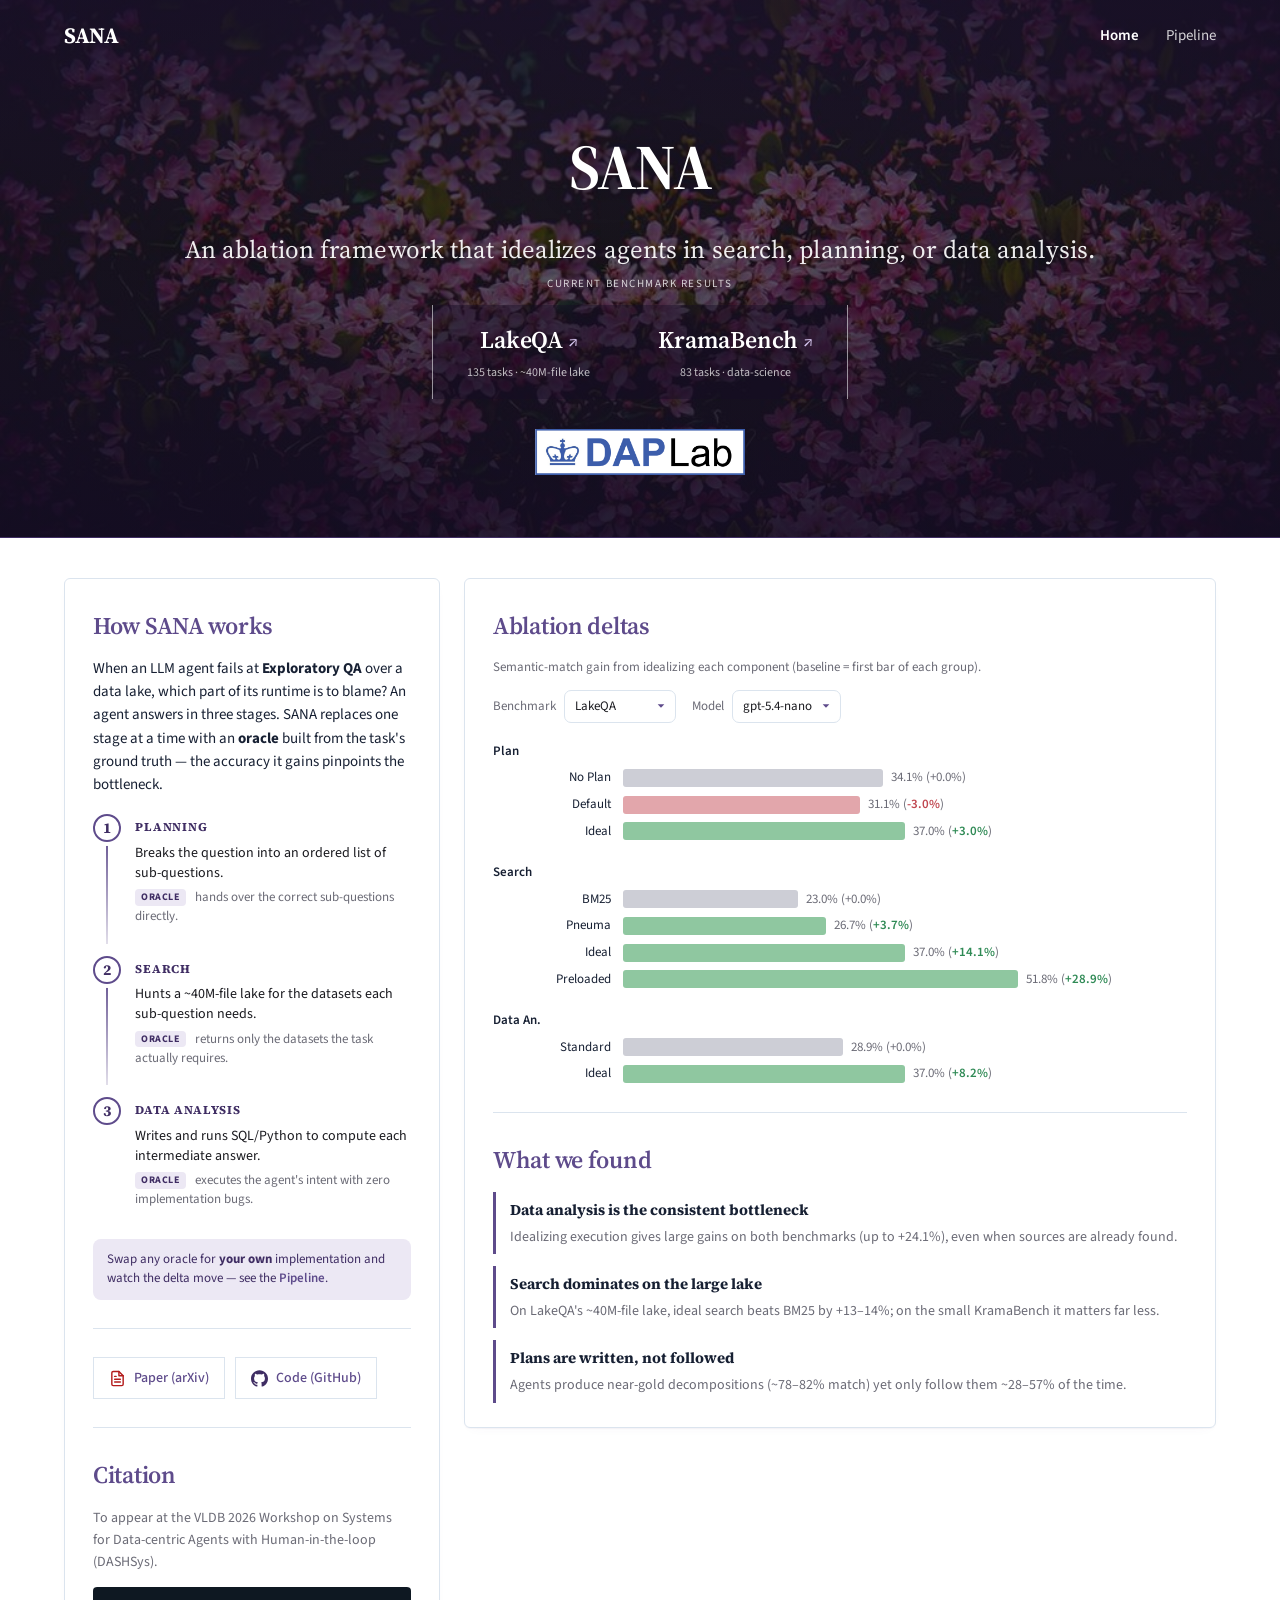
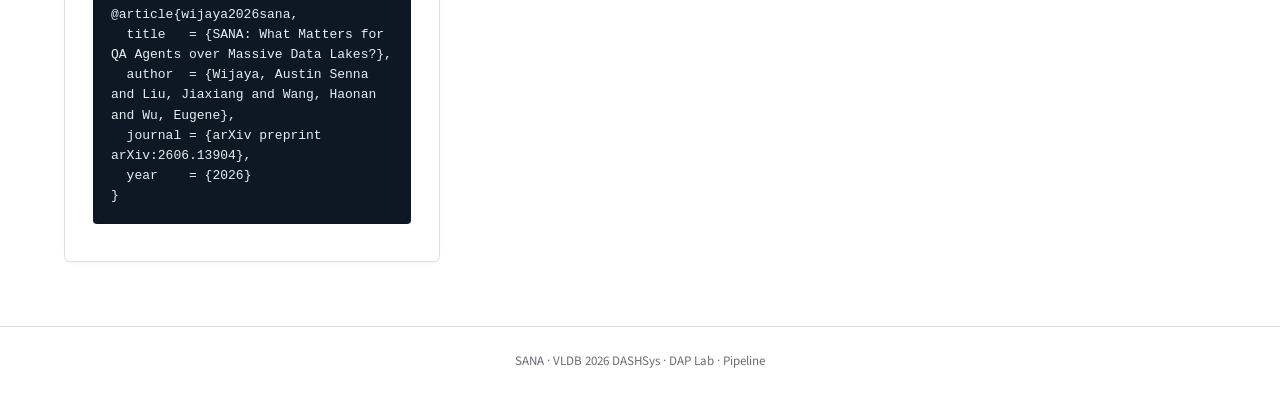
<file: index.html>
<!doctype html>
<html lang="en">
<head>
  <meta charset="utf-8" />
  <meta name="viewport" content="width=device-width, initial-scale=1" />
  <title>SANA — What Matters for QA Agents over Massive Data Lakes?</title>
  <meta name="description" content="SANA: a diagnostic ablation framework that idealizes exploratory question-answering in search, planning, and data analysis." />
  <link rel="icon" href="data:," />

  <!-- SEO — update the base URL below if a custom domain is used -->
  <link rel="canonical" href="https://sana-ablation.github.io/" />
  <meta name="robots" content="index, follow" />
  <meta name="author" content="Austin Senna Wijaya, Jiaxiang Liu, Haonan Wang, Eugene Wu" />
  <meta name="keywords" content="SANA, exploratory QA, data lakes, LLM agents, ablation, LakeQA, KramaBench, DAP Lab, VLDB 2026 DASHSys" />
  <meta name="theme-color" content="#241636" />
  <meta property="og:type" content="website" />
  <meta property="og:site_name" content="SANA" />
  <meta property="og:title" content="SANA — What Matters for QA Agents over Massive Data Lakes?" />
  <meta property="og:description" content="A diagnostic ablation framework that idealizes exploratory question-answering in search, planning, and data analysis." />
  <meta property="og:url" content="https://sana-ablation.github.io/" />
  <meta property="og:image" content="https://sana-ablation.github.io/assets/sakuras.jpg" />
  <meta name="twitter:card" content="summary_large_image" />
  <meta name="twitter:title" content="SANA — What Matters for QA Agents over Massive Data Lakes?" />
  <meta name="twitter:description" content="A diagnostic ablation framework that idealizes exploratory question-answering in search, planning, and data analysis." />
  <meta name="twitter:image" content="https://sana-ablation.github.io/assets/sakuras.jpg" />
  <script type="application/ld+json">
  {
    "@context": "https://schema.org",
    "@type": "ScholarlyArticle",
    "headline": "SANA: What Matters for QA Agents over Massive Data Lakes?",
    "author": [
      { "@type": "Person", "name": "Austin Senna Wijaya" },
      { "@type": "Person", "name": "Jiaxiang Liu" },
      { "@type": "Person", "name": "Haonan Wang" },
      { "@type": "Person", "name": "Eugene Wu" }
    ],
    "publisher": { "@type": "Organization", "name": "DAP Lab, Columbia University" },
    "datePublished": "2026",
    "url": "https://sana-ablation.github.io/",
    "sameAs": "https://arxiv.org/abs/2606.13904",
    "description": "A diagnostic ablation framework that idealizes exploratory question-answering over massive data lakes across search, planning, and data analysis.",
    "isPartOf": {
      "@type": "PublicationEvent",
      "name": "VLDB 2026 Workshop on Systems for Data-centric Agents with Human-in-the-loop (DASHSys)"
    }
  }
  </script>

  <link rel="preconnect" href="https://fonts.googleapis.com" />
  <link rel="preconnect" href="https://fonts.gstatic.com" crossorigin />
  <link rel="stylesheet" href="https://fonts.googleapis.com/css2?family=Source+Sans+3:wght@400;500;600;700&family=Source+Serif+4:opsz,wght@8..60,400;8..60,600;8..60,700&display=swap" />
  <link rel="stylesheet" href="assets/css/style.css" />
</head>
<body>

<header class="site-header site-header--hero">
  <div class="container-wide">
    <a class="brand" href="./">SANA</a>
    <nav class="site-nav">
      <a href="./" class="active">Home</a>
      <a href="pipeline/">Pipeline</a>
    </nav>
  </div>
</header>

<section class="hero hero--image">
  <div class="container-wide">
    <h1>SANA</h1>
    <p class="tagline">An ablation framework that idealizes agents in search, planning, or data analysis.</p>

    <div class="hero-stats">
      <div class="hero-stats-label">Current benchmark results</div>
      <div class="stat-strip">
        <a class="stat" href="https://lakeqa-bench.github.io/index.html" target="_blank" rel="noopener">
          <span class="stat-value">LakeQA <span class="ext">↗</span></span>
          <span class="stat-label">135 tasks · ~40M-file lake</span>
        </a>
        <a class="stat" href="https://github.com/mitdbg/KramaBench" target="_blank" rel="noopener">
          <span class="stat-value">KramaBench <span class="ext">↗</span></span>
          <span class="stat-label">83 tasks · data-science</span>
        </a>
      </div>
    </div>

    <div class="hero-logos">
      <img class="lab-logo-lg" src="assets/daplab-h.png" alt="DAP Lab — Columbia University" />
    </div>
  </div>
</section>

<section class="home-section">
  <div class="container-wide">
    <div class="home-grid">

      <!-- LEFT: framework + links + citation -->
      <div class="card left-col">
        <h3 style="margin-top:0;">How SANA works</h3>
        <p class="fw-desc">
          When an LLM agent fails at <strong>Exploratory QA</strong> over a data lake,
          which part of its runtime is to blame? An agent answers in three stages.
          SANA replaces one stage at a time with an <strong>oracle</strong> built from the
          task's ground truth — the accuracy it gains pinpoints the bottleneck.
        </p>
        <ol class="axes" id="framework">
          <li class="axis">
            <span class="axis-num">1</span>
            <div class="axis-body">
              <h4>Planning</h4>
              <p class="axis-does">Breaks the question into an ordered list of sub-questions.</p>
              <p class="axis-ideal"><span class="axis-tag">oracle</span> hands over the correct sub-questions directly.</p>
            </div>
          </li>
          <li class="axis">
            <span class="axis-num">2</span>
            <div class="axis-body">
              <h4>Search</h4>
              <p class="axis-does">Hunts a ~40M-file lake for the datasets each sub-question needs.</p>
              <p class="axis-ideal"><span class="axis-tag">oracle</span> returns only the datasets the task actually requires.</p>
            </div>
          </li>
          <li class="axis">
            <span class="axis-num">3</span>
            <div class="axis-body">
              <h4>Data Analysis</h4>
              <p class="axis-does">Writes and runs SQL/Python to compute each intermediate answer.</p>
              <p class="axis-ideal"><span class="axis-tag">oracle</span> executes the agent's intent with zero implementation bugs.</p>
            </div>
          </li>
        </ol>
        <p class="fw-invite">
          Swap any oracle for <strong>your own</strong> implementation and watch the delta move —
          see the <a href="pipeline/">Pipeline</a>.
        </p>

        <hr class="card-divider" />

        <div class="link-row">
          <a class="link-btn" href="https://arxiv.org/abs/2606.13904" id="paper-link" target="_blank" rel="noopener">
            <svg viewBox="0 0 24 24" fill="none" stroke="currentColor" stroke-width="2" stroke-linecap="round" stroke-linejoin="round" aria-hidden="true"><path d="M14 2H6a2 2 0 0 0-2 2v16a2 2 0 0 0 2 2h12a2 2 0 0 0 2-2V8z"/><polyline points="14 2 14 8 20 8"/><line x1="16" y1="13" x2="8" y2="13"/><line x1="16" y1="17" x2="8" y2="17"/><line x1="10" y1="9" x2="8" y2="9"/></svg>
            Paper (arXiv)
          </a>
          <a class="link-btn" href="https://github.com/sana-ablation/sana-framework" target="_blank" rel="noopener">
            <svg viewBox="0 0 24 24" fill="currentColor" aria-hidden="true"><path d="M12 .5C5.37.5 0 5.78 0 12.29c0 5.2 3.44 9.6 8.21 11.16.6.11.82-.26.82-.58v-2.03c-3.34.72-4.04-1.61-4.04-1.61-.55-1.36-1.34-1.72-1.34-1.72-1.09-.74.08-.73.08-.73 1.2.08 1.83 1.22 1.83 1.22 1.07 1.8 2.81 1.28 3.5.98.11-.76.42-1.28.76-1.57-2.67-.3-5.47-1.31-5.47-5.84 0-1.29.47-2.35 1.24-3.18-.12-.3-.54-1.51.12-3.15 0 0 1.01-.32 3.3 1.21.96-.26 1.98-.39 3-.4 1.02.01 2.04.14 3 .4 2.28-1.53 3.29-1.21 3.29-1.21.66 1.64.24 2.85.12 3.15.77.83 1.24 1.89 1.24 3.18 0 4.54-2.81 5.54-5.48 5.83.43.36.81 1.09.81 2.2v3.26c0 .32.22.69.82.58C20.57 21.88 24 17.49 24 12.29 24 5.78 18.63.5 12 .5z"/></svg>
            Code (GitHub)
          </a>
        </div>

        <hr class="card-divider" />

        <h3>Citation</h3>
        <p style="font-size:14px;color:var(--muted);margin:0 0 8px;">
          To appear at the VLDB 2026 Workshop on Systems for Data-centric Agents with
          Human-in-the-loop (DASHSys).
        </p>
        <pre class="bibtex">@article{wijaya2026sana,
  title   = {SANA: What Matters for QA Agents over Massive Data Lakes?},
  author  = {Wijaya, Austin Senna and Liu, Jiaxiang and Wang, Haonan and Wu, Eugene},
  journal = {arXiv preprint arXiv:2606.13904},
  year    = {2026}
}</pre>
      </div>

      <!-- RIGHT: ablation deltas + what we found -->
      <div class="card right-col">
        <h3>Ablation deltas</h3>
        <p style="font-size:13px;color:var(--muted);margin:0 0 12px;">
          Semantic-match gain from idealizing each component (baseline = first bar of each group).
        </p>
        <div class="delta-controls" id="delta-controls"></div>
        <div id="delta-charts"></div>

        <hr class="card-divider" />

        <h3>What we found</h3>
        <div class="findings">
          <div class="finding">
            <h4>Data analysis is the consistent bottleneck</h4>
            <p>Idealizing execution gives large gains on both benchmarks (up to +24.1%), even when sources are already found.</p>
          </div>
          <div class="finding">
            <h4>Search dominates on the large lake</h4>
            <p>On LakeQA's ~40M-file lake, ideal search beats BM25 by +13–14%; on the small KramaBench it matters far less.</p>
          </div>
          <div class="finding">
            <h4>Plans are written, not followed</h4>
            <p>Agents produce near-gold decompositions (~78–82% match) yet only follow them ~28–57% of the time.</p>
          </div>
        </div>
      </div>

    </div>
  </div>
</section>

<footer class="site-footer">
  <div class="container-wide">
    SANA · VLDB 2026 DASHSys · DAP Lab · <a href="pipeline/">Pipeline</a>
  </div>
</footer>

<script type="module" src="assets/js/app.js"></script>

</body>
</html>
</file>
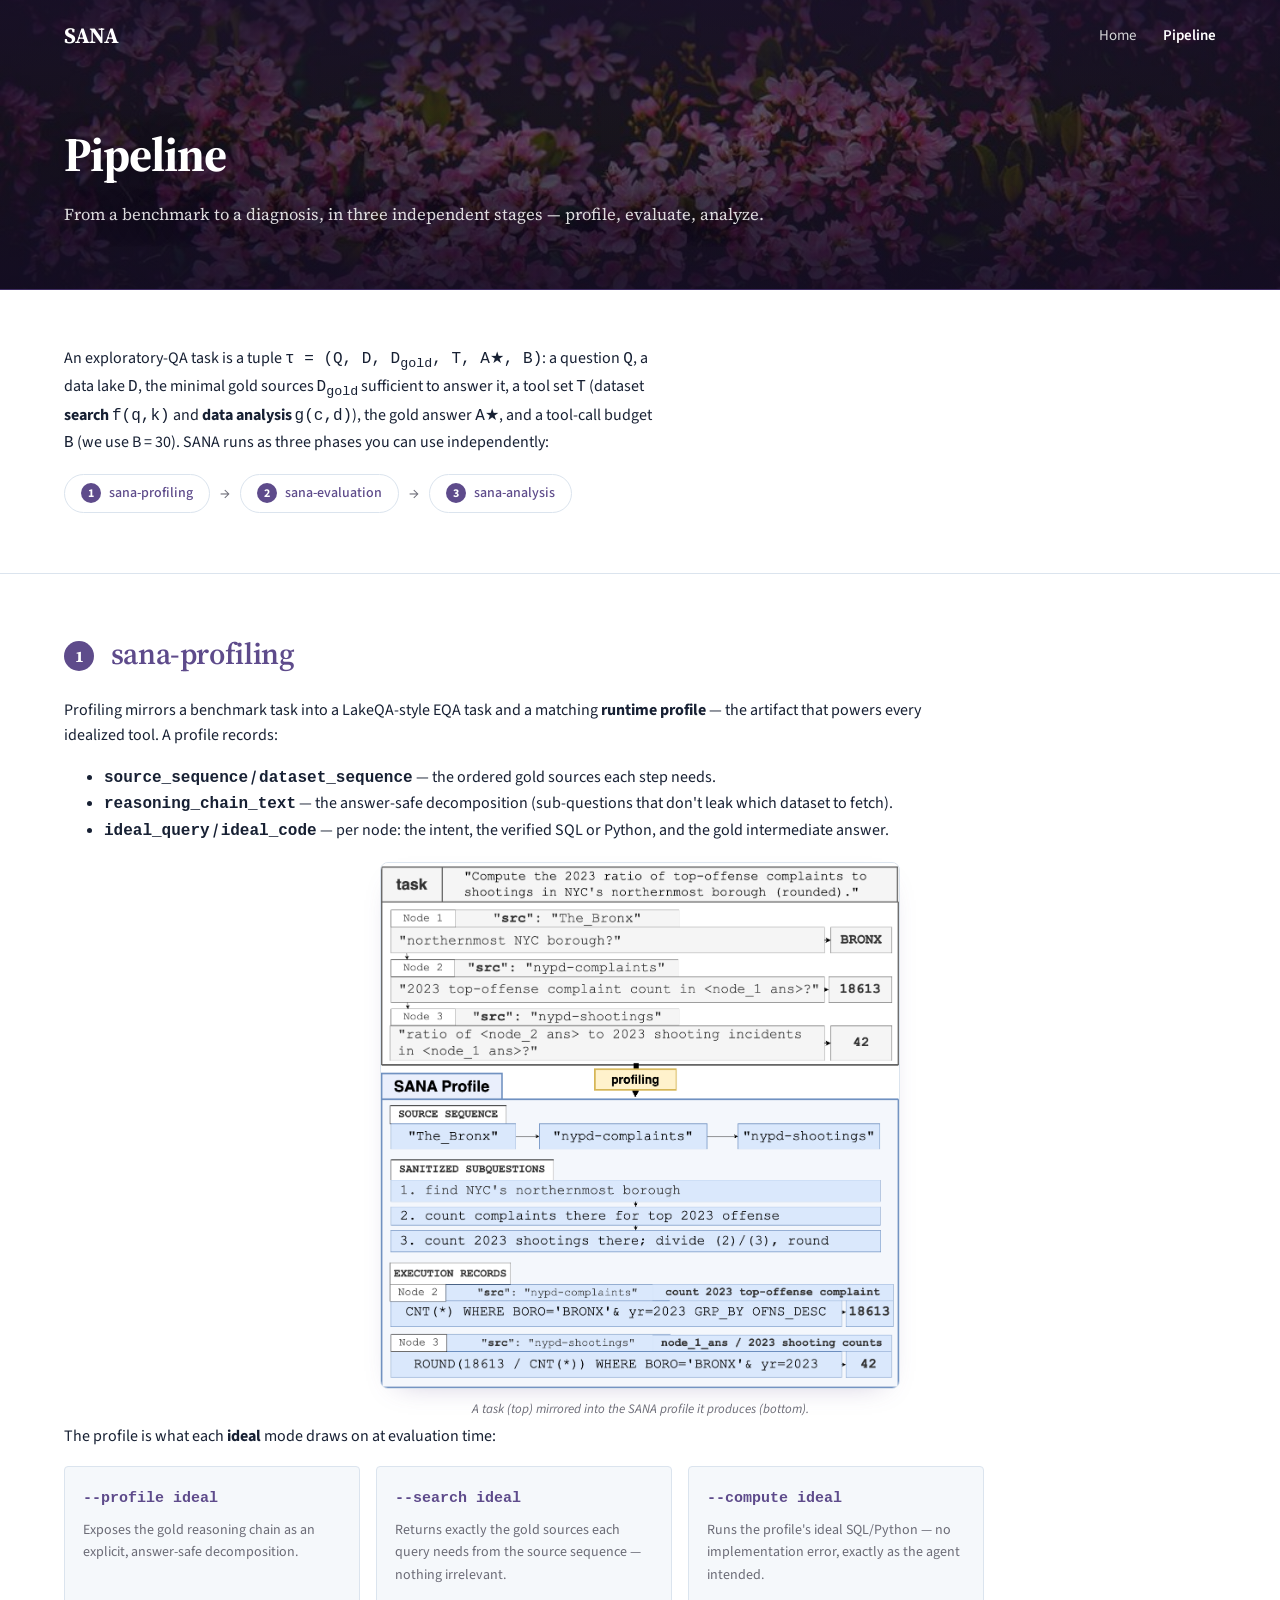
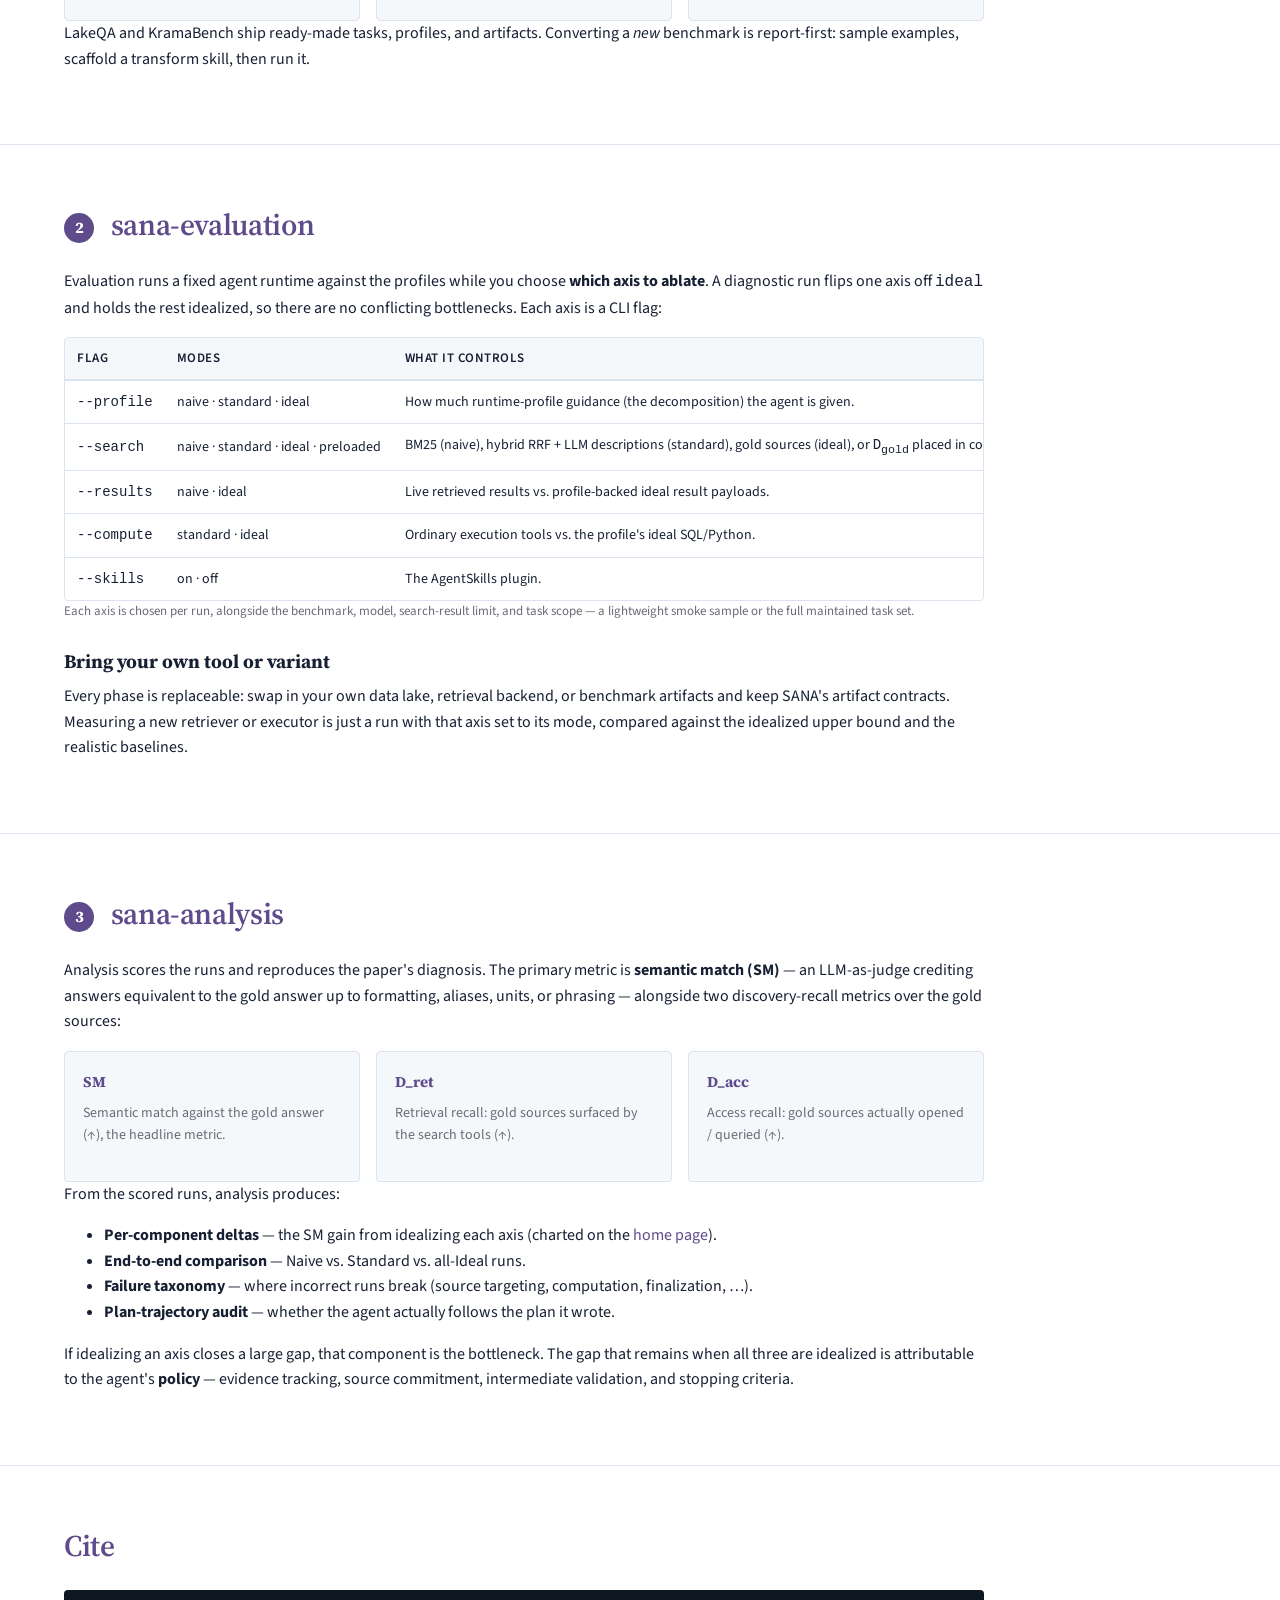
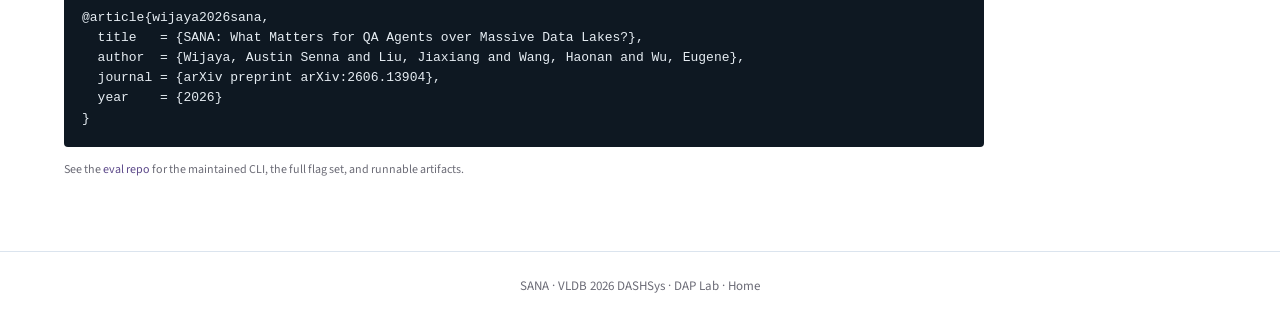
<file: pipeline/index.html>
<!doctype html>
<html lang="en">
<head>
  <meta charset="utf-8" />
  <meta name="viewport" content="width=device-width, initial-scale=1" />
  <title>Pipeline — SANA</title>
  <meta name="description" content="The SANA pipeline: profile a benchmark into idealized tools, run an ablation evaluation across planning / search / data-analysis axes, and analyze where the agent fails." />
  <link rel="icon" href="data:," />

  <!-- SEO — update the base URL below if a custom domain is used -->
  <link rel="canonical" href="https://sana-ablation.github.io/pipeline/" />
  <meta name="robots" content="index, follow" />
  <meta name="theme-color" content="#241636" />
  <meta property="og:type" content="website" />
  <meta property="og:site_name" content="SANA" />
  <meta property="og:title" content="Pipeline — SANA" />
  <meta property="og:description" content="The SANA pipeline: profile a benchmark into idealized tools, run an ablation evaluation across planning / search / data-analysis axes, and analyze where the agent fails." />
  <meta property="og:url" content="https://sana-ablation.github.io/pipeline/" />
  <meta property="og:image" content="https://sana-ablation.github.io/assets/sakuras.jpg" />
  <meta name="twitter:card" content="summary_large_image" />
  <meta name="twitter:title" content="Pipeline — SANA" />
  <meta name="twitter:description" content="The SANA pipeline: profile, evaluate, analyze — an ablation across planning, search, and data-analysis axes." />
  <meta name="twitter:image" content="https://sana-ablation.github.io/assets/sakuras.jpg" />

  <link rel="preconnect" href="https://fonts.googleapis.com" />
  <link rel="preconnect" href="https://fonts.gstatic.com" crossorigin />
  <link rel="stylesheet" href="https://fonts.googleapis.com/css2?family=Source+Sans+3:wght@400;500;600;700&family=Source+Serif+4:opsz,wght@8..60,400;8..60,600;8..60,700&display=swap" />
  <link rel="stylesheet" href="../assets/css/style.css" />
</head>
<body>

<header class="site-header site-header--hero">
  <div class="container-wide">
    <a class="brand" href="../">SANA</a>
    <nav class="site-nav">
      <a href="../">Home</a>
      <a href="./" class="active">Pipeline</a>
    </nav>
  </div>
</header>

<div class="page-title-strip">
  <div class="container-wide">
    <h1>Pipeline</h1>
    <p>From a benchmark to a diagnosis, in three independent stages — profile, evaluate, analyze.</p>
  </div>
</div>

<section><div class="container-wide">
  <p style="max-width:74ch;">
    An exploratory-QA task is a tuple <code>τ = (Q, D, D<sub>gold</sub>, T, A★, B)</code>: a question
    <code>Q</code>, a data lake <code>D</code>, the minimal gold sources <code>D<sub>gold</sub></code>
    sufficient to answer it, a tool set <code>T</code> (dataset <strong>search</strong> <code>f(q,k)</code>
    and <strong>data analysis</strong> <code>g(c,d)</code>), the gold answer <code>A★</code>, and a
    tool-call budget <code>B</code> (we use B = 30). SANA runs as three phases you can use independently:
  </p>
  <div class="stage-strip">
    <a class="stage-chip" href="#profiling"><span>1</span> sana-profiling</a>
    <span class="stage-arrow">→</span>
    <a class="stage-chip" href="#evaluation"><span>2</span> sana-evaluation</a>
    <span class="stage-arrow">→</span>
    <a class="stage-chip" href="#analysis"><span>3</span> sana-analysis</a>
  </div>
</div></section>

<!-- STAGE 1 -->
<section id="profiling"><div class="container-wide">
  <h2><span class="stage-num">1</span> sana-profiling</h2>
  <p>
    Profiling mirrors a benchmark task into a LakeQA-style EQA task and a matching
    <strong>runtime profile</strong> — the artifact that powers every idealized tool. A profile records:
  </p>
  <ul>
    <li><strong><code>source_sequence</code> / <code>dataset_sequence</code></strong> — the ordered gold sources each step needs.</li>
    <li><strong><code>reasoning_chain_text</code></strong> — the answer-safe decomposition (sub-questions that don't leak which dataset to fetch).</li>
    <li><strong><code>ideal_query</code> / <code>ideal_code</code></strong> — per node: the intent, the verified SQL or Python, and the gold intermediate answer.</li>
  </ul>
  <figure class="profile-figure">
    <img src="../assets/task-to-profile-mirror.png" alt="A SANA task mirrored into its runtime profile: source sequence, sanitized subquestions, and per-node execution records with verified answers." />
    <figcaption>A task (top) mirrored into the SANA profile it produces (bottom).</figcaption>
  </figure>

  <p>The profile is what each <strong>ideal</strong> mode draws on at evaluation time:</p>
  <div class="metric-groups">
    <div class="metric-group"><h4><code>--profile ideal</code></h4><p style="font-size:14px;color:var(--muted)">Exposes the gold reasoning chain as an explicit, answer-safe decomposition.</p></div>
    <div class="metric-group"><h4><code>--search ideal</code></h4><p style="font-size:14px;color:var(--muted)">Returns exactly the gold sources each query needs from the source sequence — nothing irrelevant.</p></div>
    <div class="metric-group"><h4><code>--compute ideal</code></h4><p style="font-size:14px;color:var(--muted)">Runs the profile's ideal SQL/Python — no implementation error, exactly as the agent intended.</p></div>
  </div>

  <p>
    LakeQA and KramaBench ship ready-made tasks, profiles, and artifacts. Converting a <em>new</em>
    benchmark is report-first: sample examples, scaffold a transform skill, then run it.
  </p>
</div></section>

<!-- STAGE 2 -->
<section id="evaluation"><div class="container-wide">
  <h2><span class="stage-num">2</span> sana-evaluation</h2>
  <p>
    Evaluation runs a fixed agent runtime against the profiles while you choose <strong>which axis to
    ablate</strong>. A diagnostic run flips one axis off <code>ideal</code> and holds the rest idealized,
    so there are no conflicting bottlenecks. Each axis is a CLI flag:
  </p>
  <div class="table-wrap"><table>
    <thead><tr><th>Flag</th><th>Modes</th><th>What it controls</th></tr></thead>
    <tbody>
      <tr><td><code>--profile</code></td><td>naive · standard · ideal</td><td>How much runtime-profile guidance (the decomposition) the agent is given.</td></tr>
      <tr><td><code>--search</code></td><td>naive · standard · ideal · preloaded</td><td>BM25 (naive), hybrid RRF + LLM descriptions (standard), gold sources (ideal), or <code>D<sub>gold</sub></code> placed in context (preloaded).</td></tr>
      <tr><td><code>--results</code></td><td>naive · ideal</td><td>Live retrieved results vs. profile-backed ideal result payloads.</td></tr>
      <tr><td><code>--compute</code></td><td>standard · ideal</td><td>Ordinary execution tools vs. the profile's ideal SQL/Python.</td></tr>
      <tr><td><code>--skills</code></td><td>on · off</td><td>The AgentSkills plugin.</td></tr>
    </tbody>
  </table></div>
  <p style="font-size:13px;color:var(--muted);">
    Each axis is chosen per run, alongside the benchmark, model, search-result limit, and task scope —
    a lightweight smoke sample or the full maintained task set.
  </p>

  <h3>Bring your own tool or variant</h3>
  <p>
    Every phase is replaceable: swap in your own data lake, retrieval backend, or benchmark artifacts and
    keep SANA's artifact contracts. Measuring a new retriever or executor is just a run with that axis set
    to its mode, compared against the idealized upper bound and the realistic baselines.
  </p>
</div></section>

<!-- STAGE 3 -->
<section id="analysis"><div class="container-wide">
  <h2><span class="stage-num">3</span> sana-analysis</h2>
  <p>
    Analysis scores the runs and reproduces the paper's diagnosis. The primary metric is
    <strong>semantic match (SM)</strong> — an LLM-as-judge crediting answers equivalent to the gold
    answer up to formatting, aliases, units, or phrasing — alongside two discovery-recall metrics over
    the gold sources:
  </p>
  <div class="metric-groups">
    <div class="metric-group"><h4>SM</h4><p style="font-size:14px;color:var(--muted)">Semantic match against the gold answer (↑), the headline metric.</p></div>
    <div class="metric-group"><h4>D_ret</h4><p style="font-size:14px;color:var(--muted)">Retrieval recall: gold sources surfaced by the search tools (↑).</p></div>
    <div class="metric-group"><h4>D_acc</h4><p style="font-size:14px;color:var(--muted)">Access recall: gold sources actually opened / queried (↑).</p></div>
  </div>
  <p>From the scored runs, analysis produces:</p>
  <ul>
    <li><strong>Per-component deltas</strong> — the SM gain from idealizing each axis (charted on the <a href="../">home page</a>).</li>
    <li><strong>End-to-end comparison</strong> — Naive vs. Standard vs. all-Ideal runs.</li>
    <li><strong>Failure taxonomy</strong> — where incorrect runs break (source targeting, computation, finalization, …).</li>
    <li><strong>Plan-trajectory audit</strong> — whether the agent actually follows the plan it wrote.</li>
  </ul>
  <p>
    If idealizing an axis closes a large gap, that component is the bottleneck. The gap that remains
    when all three are idealized is attributable to the agent's <strong>policy</strong> — evidence
    tracking, source commitment, intermediate validation, and stopping criteria.
  </p>
</div></section>

<!-- CITE -->
<section><div class="container-wide">
  <h2>Cite</h2>
  <pre class="bibtex">@article{wijaya2026sana,
  title   = {SANA: What Matters for QA Agents over Massive Data Lakes?},
  author  = {Wijaya, Austin Senna and Liu, Jiaxiang and Wang, Haonan and Wu, Eugene},
  journal = {arXiv preprint arXiv:2606.13904},
  year    = {2026}
}</pre>
  <p style="font-size:12px;color:var(--muted);margin-top:8px;">
    See the <a href="https://github.com/sana-ablation/sana-framework">eval repo</a> for the maintained
    CLI, the full flag set, and runnable artifacts.
  </p>
</div></section>

<footer class="site-footer">
  <div class="container-wide">
    SANA · VLDB 2026 DASHSys · DAP Lab · <a href="../">Home</a>
  </div>
</footer>

<script type="module" src="../assets/js/app.js"></script>

</body>
</html>
</file>
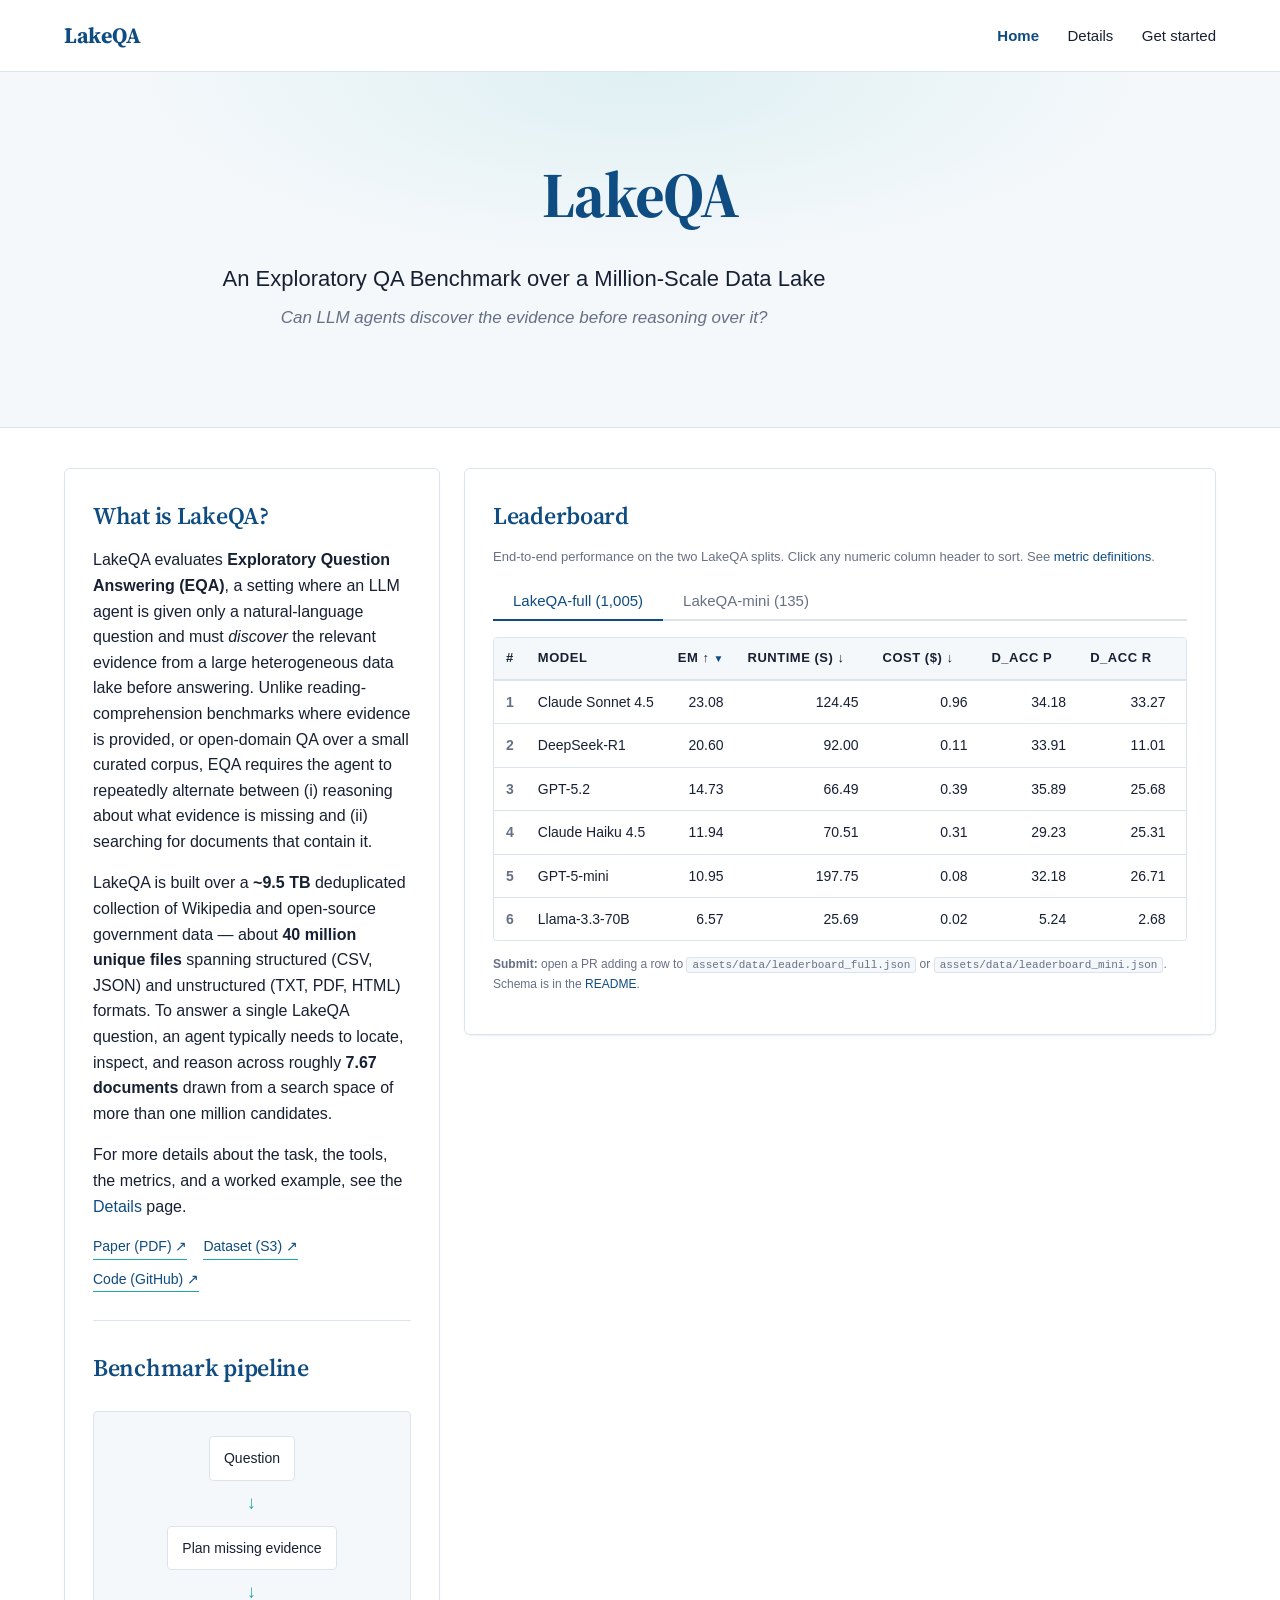
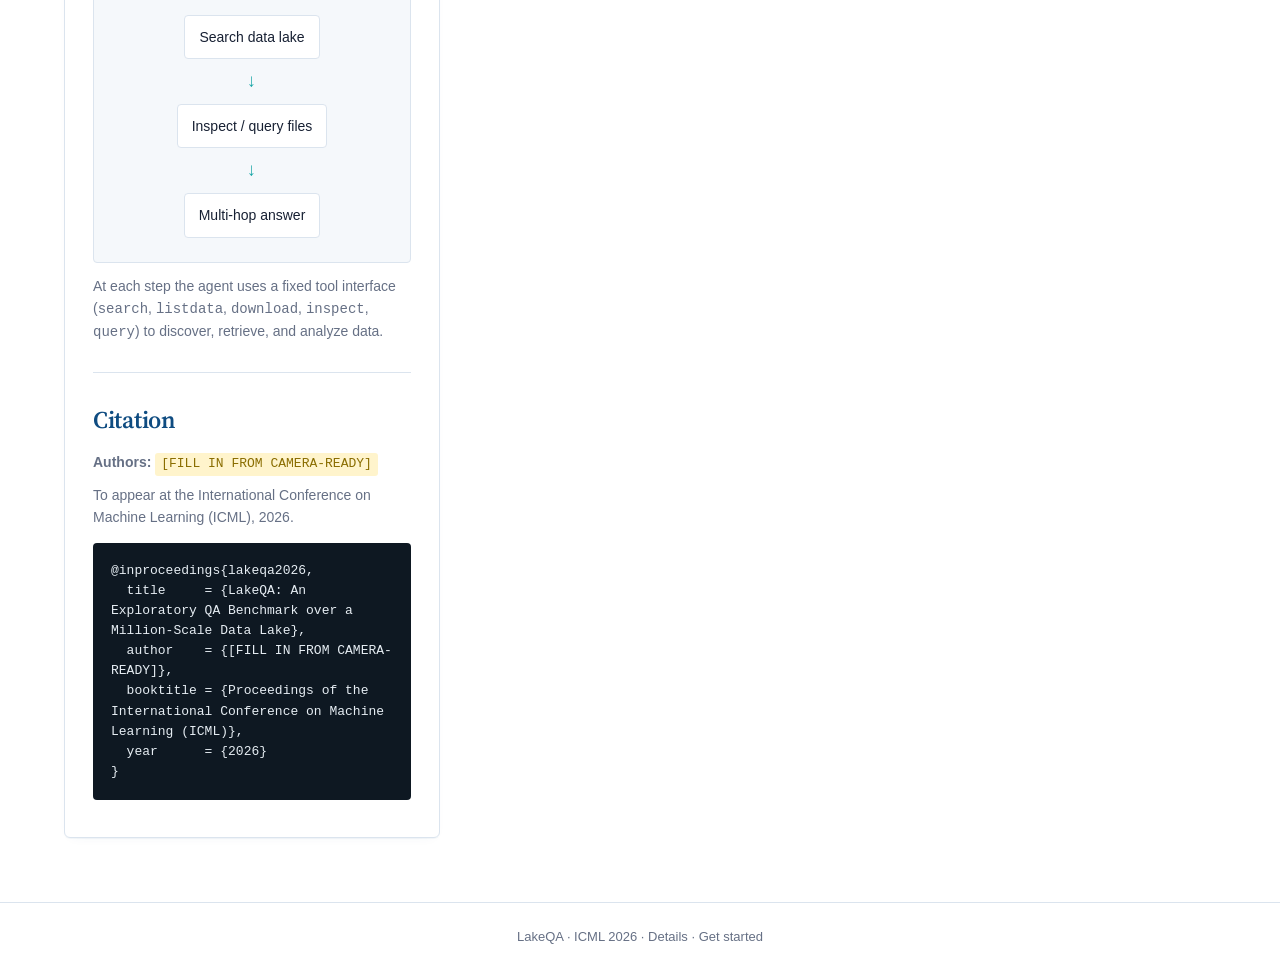
<file: reference/lakeqa-bench-site/index.html>
<!doctype html>
<html lang="en">
<head>
  <meta charset="utf-8" />
  <meta name="viewport" content="width=device-width, initial-scale=1" />
  <title>LakeQA — An Exploratory QA Benchmark over a Million-Scale Data Lake</title>
  <meta name="description" content="LakeQA: a benchmark for Exploratory Question Answering over a ~9.5 TB heterogeneous data lake spanning Wikipedia and Data.gov." />
  <link rel="icon" href="data:," />
  <link rel="preconnect" href="https://fonts.googleapis.com" />
  <link rel="preconnect" href="https://fonts.gstatic.com" crossorigin />
  <link rel="stylesheet" href="https://fonts.googleapis.com/css2?family=Source+Serif+4:opsz,wght@8..60,400;8..60,600;8..60,700&display=swap" />
  <link rel="stylesheet" href="assets/css/style.css" />
</head>
<body>

<header class="site-header">
  <div class="container-wide">
    <a class="brand" href="index.html">LakeQA</a>
    <nav class="site-nav">
      <a href="index.html" class="active">Home</a>
      <a href="details.html">Details</a>
      <a href="get-started.html">Get started</a>
    </nav>
  </div>
</header>

<section class="hero">
  <div class="container-wide">
    <h1>LakeQA</h1>
    <p class="tagline">An Exploratory QA Benchmark over a Million-Scale Data Lake</p>
    <p class="subtagline">Can LLM agents discover the evidence before reasoning over it?</p>
  </div>
</section>

<section class="home-section">
  <div class="container-wide">
    <div class="home-grid">

      <!-- LEFT CARD -->
      <div class="card left-col">

        <h3>What is LakeQA?</h3>
        <p>
          LakeQA evaluates <strong>Exploratory Question Answering (EQA)</strong>, a setting where an LLM agent
          is given only a natural-language question and must <em>discover</em> the relevant evidence from a
          large heterogeneous data lake before answering. Unlike reading-comprehension benchmarks where evidence
          is provided, or open-domain QA over a small curated corpus, EQA requires the agent to repeatedly
          alternate between (i) reasoning about what evidence is missing and (ii) searching for documents that
          contain it.
        </p>
        <p>
          LakeQA is built over a <strong>~9.5 TB</strong> deduplicated collection of Wikipedia and open-source
          government data — about <strong>40 million unique files</strong> spanning structured (CSV, JSON) and
          unstructured (TXT, PDF, HTML) formats. To answer a single LakeQA question, an agent typically needs
          to locate, inspect, and reason across roughly <strong>7.67 documents</strong> drawn from a search
          space of more than one million candidates.
        </p>
        <p>
          For more details about the task, the tools, the metrics, and a worked example, see the
          <a href="details.html">Details</a> page.
        </p>
        <div class="inline-links">
          <a href="#paper-pdf-link">Paper (PDF) ↗</a>
          <a href="#dataset-link">Dataset (S3) ↗</a>
          <a href="#code-link">Code (GitHub) ↗</a>
        </div>

        <hr class="card-divider" />

        <h3>Benchmark pipeline</h3>
        <div class="pipeline">
          <div class="node">Question</div>
          <span class="arrow">→</span>
          <div class="node">Plan missing evidence</div>
          <span class="arrow">→</span>
          <div class="node">Search data lake</div>
          <span class="arrow">→</span>
          <div class="node">Inspect / query files</div>
          <span class="arrow">→</span>
          <div class="node">Multi-hop answer</div>
        </div>
        <p style="font-size: 14px; color: var(--muted); margin-top: 12px;">
          At each step the agent uses a fixed tool interface
          (<code>search</code>, <code>listdata</code>, <code>download</code>, <code>inspect</code>, <code>query</code>)
          to discover, retrieve, and analyze data.
        </p>

        <hr class="card-divider" />

        <h3>Citation</h3>
        <p style="font-size: 14px; color: var(--muted); margin: 0 0 8px;">
          <strong>Authors:</strong> <span class="placeholder">[FILL IN FROM CAMERA-READY]</span>
        </p>
        <p style="font-size: 14px; color: var(--muted); margin: 0 0 14px;">
          To appear at the International Conference on Machine Learning (ICML), 2026.
        </p>
        <pre class="bibtex">@inproceedings{lakeqa2026,
  title     = {LakeQA: An Exploratory QA Benchmark over a Million-Scale Data Lake},
  author    = {[FILL IN FROM CAMERA-READY]},
  booktitle = {Proceedings of the International Conference on Machine Learning (ICML)},
  year      = {2026}
}</pre>

      </div>

      <!-- RIGHT CARD -->
      <div class="card right-col">

        <h3>Leaderboard</h3>
        <p style="font-size: 13px; color: var(--muted); margin: 0 0 14px;">
          End-to-end performance on the two LakeQA splits.
          Click any numeric column header to sort.
          See <a href="details.html#metrics">metric definitions</a>.
        </p>

        <div class="tabs" id="lb-tabs">
          <button class="tab" data-split="full">LakeQA-full (1,005)</button>
          <button class="tab" data-split="mini">LakeQA-mini (135)</button>
        </div>

        <div class="table-wrap" id="lb-table"></div>

        <p class="lb-footnote">
          <strong>Submit:</strong> open a PR adding a row to
          <code>assets/data/leaderboard_full.json</code> or
          <code>assets/data/leaderboard_mini.json</code>. Schema is in the
          <a href="https://github.com/[FILL IN]/lakeqa-bench-site#submitting-an-entry">README</a>.
        </p>

      </div>

    </div>
  </div>
</section>

<footer class="site-footer">
  <div class="container-wide">
    LakeQA · ICML 2026 · <a href="details.html">Details</a> · <a href="get-started.html">Get started</a>
  </div>
</footer>

<script src="assets/js/leaderboard.js"></script>
<script>
  window.LakeQA.renderLeaderboard({
    tableContainerId: "lb-table",
    tabsContainerId:  "lb-tabs"
  });
</script>

</body>
</html>
</file>
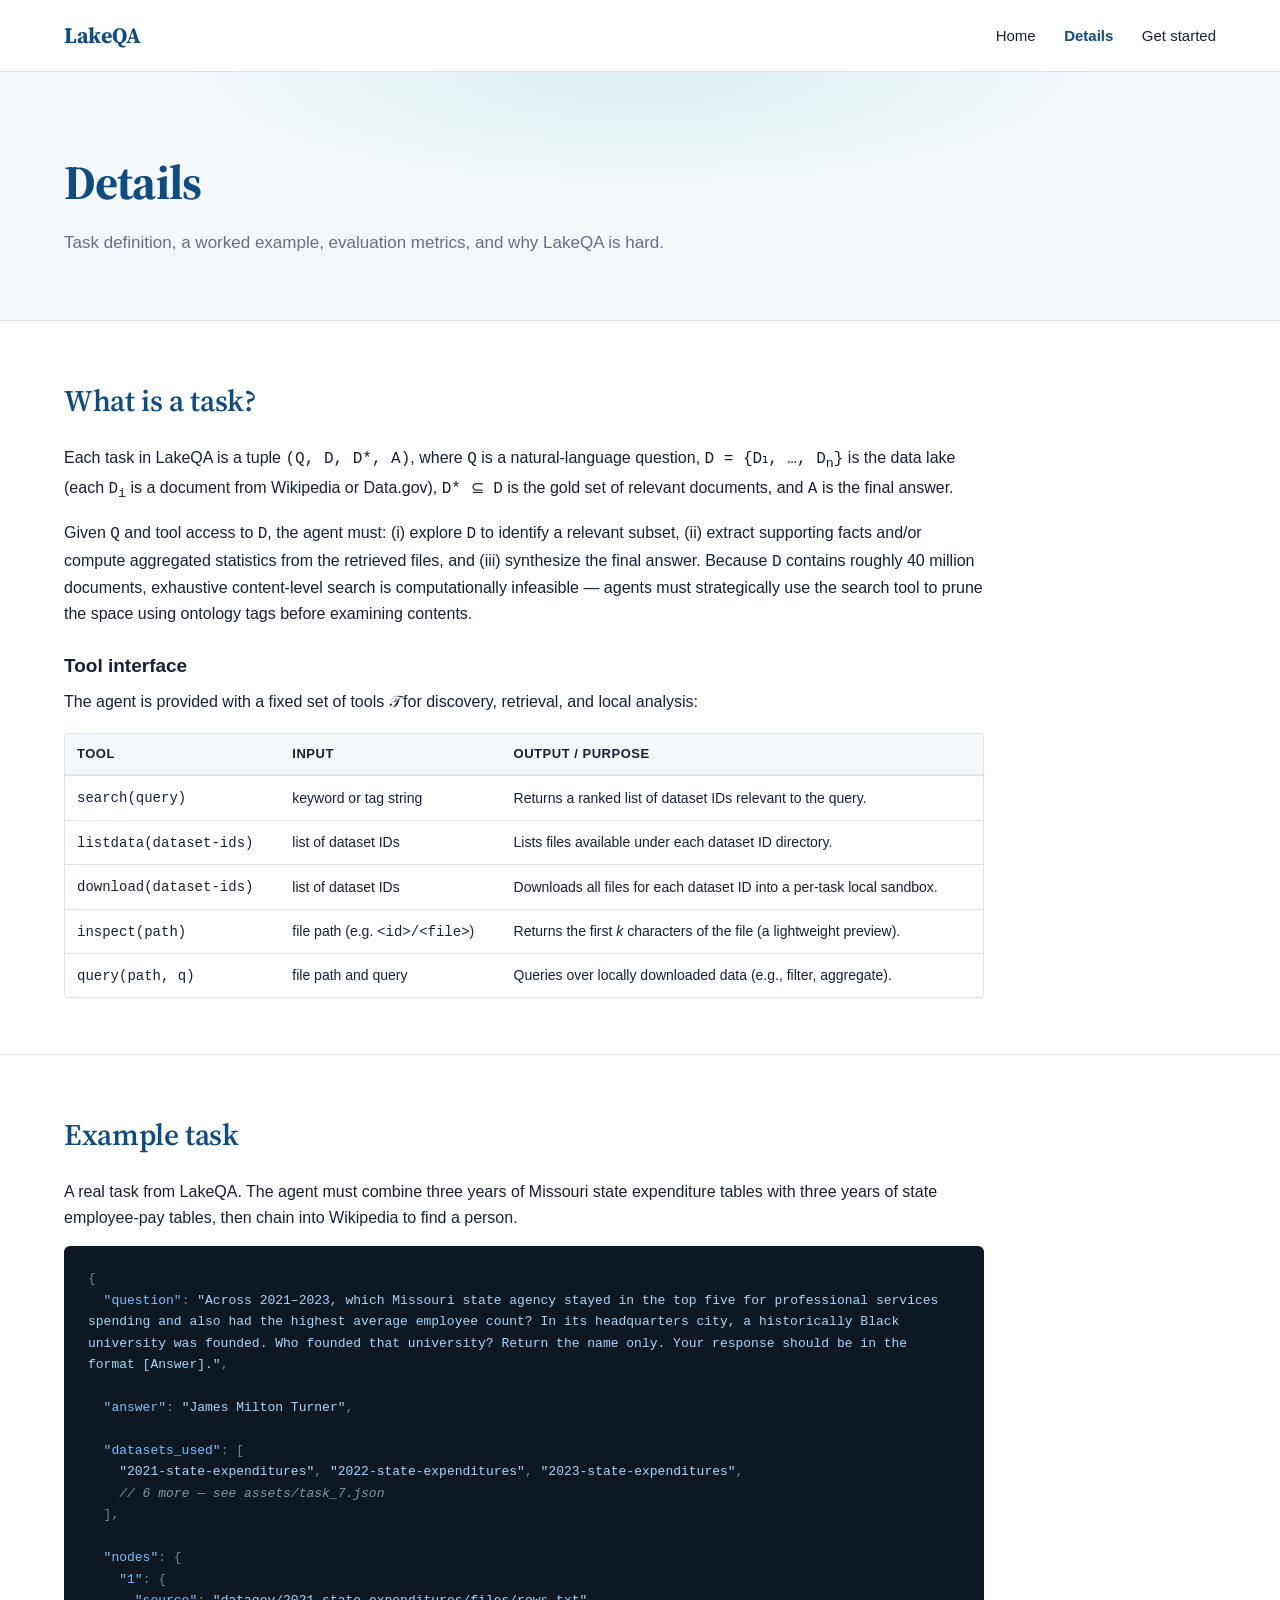
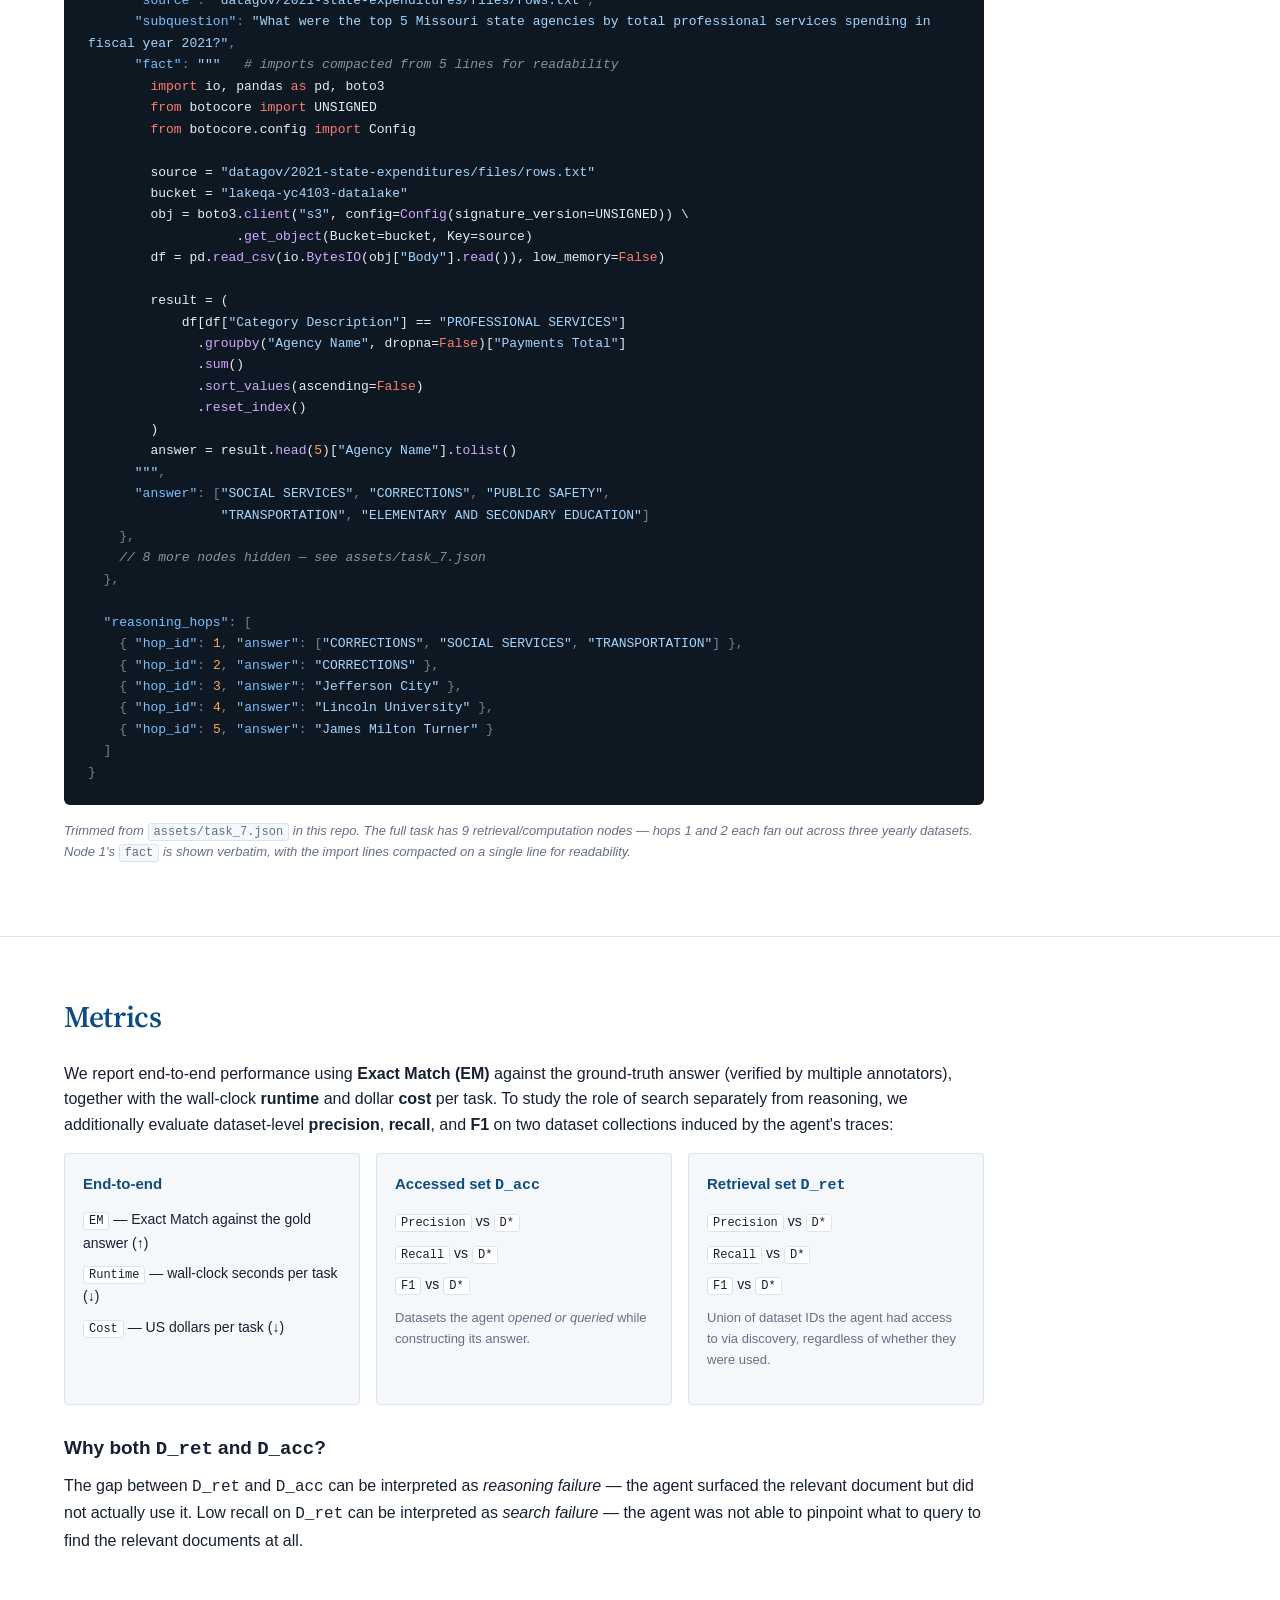
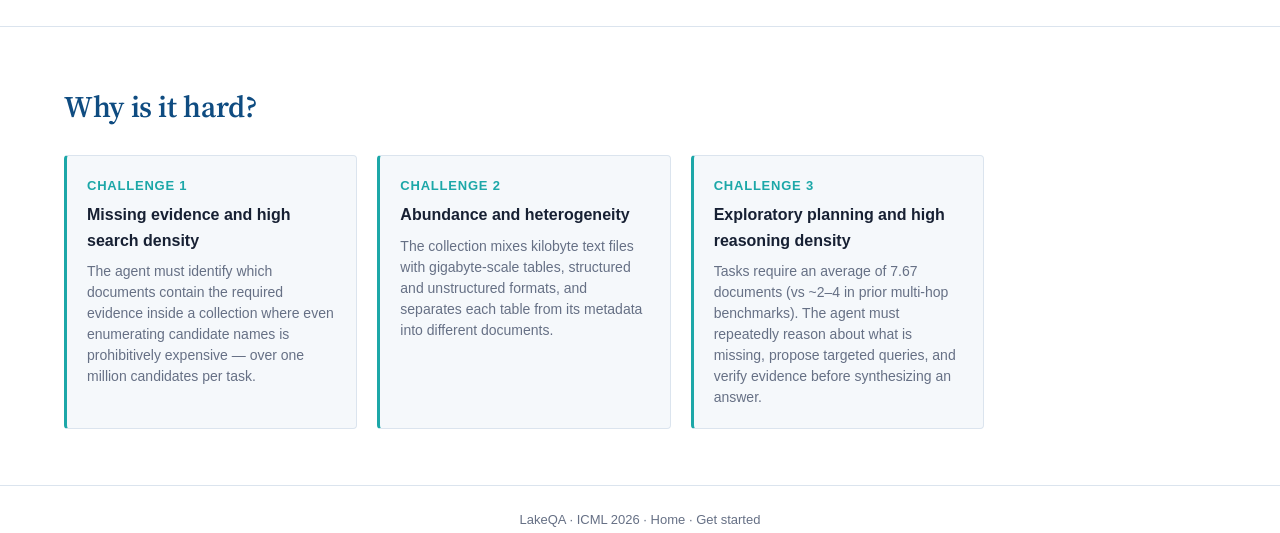
<file: reference/lakeqa-bench-site/details.html>
<!doctype html>
<html lang="en">
<head>
  <meta charset="utf-8" />
  <meta name="viewport" content="width=device-width, initial-scale=1" />
  <title>Details — LakeQA</title>
  <meta name="description" content="LakeQA task definition, tool interface, a worked example, evaluation metrics, and why the benchmark is hard." />
  <link rel="icon" href="data:," />
  <link rel="preconnect" href="https://fonts.googleapis.com" />
  <link rel="preconnect" href="https://fonts.gstatic.com" crossorigin />
  <link rel="stylesheet" href="https://fonts.googleapis.com/css2?family=Source+Serif+4:opsz,wght@8..60,400;8..60,600;8..60,700&display=swap" />
  <link rel="stylesheet" href="assets/css/style.css" />
</head>
<body>

<header class="site-header">
  <div class="container-wide">
    <a class="brand" href="index.html">LakeQA</a>
    <nav class="site-nav">
      <a href="index.html">Home</a>
      <a href="details.html" class="active">Details</a>
      <a href="get-started.html">Get started</a>
    </nav>
  </div>
</header>

<div class="page-title-strip">
  <div class="container-wide">
    <h1>Details</h1>
    <p>Task definition, a worked example, evaluation metrics, and why LakeQA is hard.</p>
  </div>
</div>

<section>
  <div class="container-wide">
    <h2>What is a task?</h2>
    <p>
      Each task in LakeQA is a tuple <code>(Q, D, D*, A)</code>, where
      <code>Q</code> is a natural-language question,
      <code>D = {D₁, …, D<sub>n</sub>}</code> is the data lake (each <code>D<sub>i</sub></code> is a document
      from Wikipedia or Data.gov), <code>D* ⊆ D</code> is the gold set of relevant documents,
      and <code>A</code> is the final answer.
    </p>
    <p>
      Given <code>Q</code> and tool access to <code>D</code>, the agent must:
      (i) explore <code>D</code> to identify a relevant subset,
      (ii) extract supporting facts and/or compute aggregated statistics from the retrieved files, and
      (iii) synthesize the final answer.
      Because <code>D</code> contains roughly 40 million documents, exhaustive content-level search is
      computationally infeasible — agents must strategically use the search tool to prune the space using
      ontology tags before examining contents.
    </p>

    <h3>Tool interface</h3>
    <p>The agent is provided with a fixed set of tools <code>𝒯</code> for discovery, retrieval, and local analysis:</p>
    <div class="table-wrap">
      <table>
        <thead>
          <tr>
            <th>Tool</th>
            <th>Input</th>
            <th>Output / Purpose</th>
          </tr>
        </thead>
        <tbody>
          <tr>
            <td><code>search(query)</code></td>
            <td>keyword or tag string</td>
            <td>Returns a ranked list of dataset IDs relevant to the query.</td>
          </tr>
          <tr>
            <td><code>listdata(dataset-ids)</code></td>
            <td>list of dataset IDs</td>
            <td>Lists files available under each dataset ID directory.</td>
          </tr>
          <tr>
            <td><code>download(dataset-ids)</code></td>
            <td>list of dataset IDs</td>
            <td>Downloads all files for each dataset ID into a per-task local sandbox.</td>
          </tr>
          <tr>
            <td><code>inspect(path)</code></td>
            <td>file path (e.g. <code>&lt;id&gt;/&lt;file&gt;</code>)</td>
            <td>Returns the first <em>k</em> characters of the file (a lightweight preview).</td>
          </tr>
          <tr>
            <td><code>query(path, q)</code></td>
            <td>file path and query</td>
            <td>Queries over locally downloaded data (e.g., filter, aggregate).</td>
          </tr>
        </tbody>
      </table>
    </div>
  </div>
</section>

<section>
  <div class="container-wide">
    <h2>Example task</h2>
    <p>
      A real task from LakeQA. The agent must combine three years of Missouri state expenditure tables with
      three years of state employee-pay tables, then chain into Wikipedia to find a person.
    </p>

    <pre class="json-viewer"><code><span class="punct">{</span>
  <span class="key">"question"</span><span class="punct">:</span> <span class="str">"Across 2021–2023, which Missouri state agency stayed in the top five for professional services spending and also had the highest average employee count? In its headquarters city, a historically Black university was founded. Who founded that university? Return the name only. Your response should be in the format [Answer]."</span><span class="punct">,</span>

  <span class="key">"answer"</span><span class="punct">:</span> <span class="str">"James Milton Turner"</span><span class="punct">,</span>

  <span class="key">"datasets_used"</span><span class="punct">:</span> <span class="punct">[</span>
    <span class="str">"2021-state-expenditures"</span><span class="punct">,</span> <span class="str">"2022-state-expenditures"</span><span class="punct">,</span> <span class="str">"2023-state-expenditures"</span><span class="punct">,</span>
    <span class="comment">// 6 more — see assets/task_7.json</span>
  <span class="punct">],</span>

  <span class="key">"nodes"</span><span class="punct">:</span> <span class="punct">{</span>
    <span class="key">"1"</span><span class="punct">:</span> <span class="punct">{</span>
      <span class="key">"source"</span><span class="punct">:</span> <span class="str">"datagov/2021-state-expenditures/files/rows.txt"</span><span class="punct">,</span>
      <span class="key">"subquestion"</span><span class="punct">:</span> <span class="str">"What were the top 5 Missouri state agencies by total professional services spending in fiscal year 2021?"</span><span class="punct">,</span>
      <span class="key">"fact"</span><span class="punct">:</span> <span class="str">"""</span>   <span class="comment"># imports compacted from 5 lines for readability</span>
        <span class="py-kw">import</span> io, pandas <span class="py-kw">as</span> pd, boto3
        <span class="py-kw">from</span> botocore <span class="py-kw">import</span> UNSIGNED
        <span class="py-kw">from</span> botocore.config <span class="py-kw">import</span> Config

        source = <span class="py-str">"datagov/2021-state-expenditures/files/rows.txt"</span>
        bucket = <span class="py-str">"lakeqa-yc4103-datalake"</span>
        obj = boto3.<span class="py-fn">client</span>(<span class="py-str">"s3"</span>, config=<span class="py-fn">Config</span>(signature_version=UNSIGNED)) \
                   .<span class="py-fn">get_object</span>(Bucket=bucket, Key=source)
        df = pd.<span class="py-fn">read_csv</span>(io.<span class="py-fn">BytesIO</span>(obj[<span class="py-str">"Body"</span>].<span class="py-fn">read</span>()), low_memory=<span class="py-kw">False</span>)

        result = (
            df[df[<span class="py-str">"Category Description"</span>] == <span class="py-str">"PROFESSIONAL SERVICES"</span>]
              .<span class="py-fn">groupby</span>(<span class="py-str">"Agency Name"</span>, dropna=<span class="py-kw">False</span>)[<span class="py-str">"Payments Total"</span>]
              .<span class="py-fn">sum</span>()
              .<span class="py-fn">sort_values</span>(ascending=<span class="py-kw">False</span>)
              .<span class="py-fn">reset_index</span>()
        )
        answer = result.<span class="py-fn">head</span>(<span class="num">5</span>)[<span class="py-str">"Agency Name"</span>].<span class="py-fn">tolist</span>()
      <span class="str">"""</span><span class="punct">,</span>
      <span class="key">"answer"</span><span class="punct">:</span> <span class="punct">[</span><span class="str">"SOCIAL SERVICES"</span><span class="punct">,</span> <span class="str">"CORRECTIONS"</span><span class="punct">,</span> <span class="str">"PUBLIC SAFETY"</span><span class="punct">,</span>
                 <span class="str">"TRANSPORTATION"</span><span class="punct">,</span> <span class="str">"ELEMENTARY AND SECONDARY EDUCATION"</span><span class="punct">]</span>
    <span class="punct">},</span>
    <span class="comment">// 8 more nodes hidden — see assets/task_7.json</span>
  <span class="punct">},</span>

  <span class="key">"reasoning_hops"</span><span class="punct">:</span> <span class="punct">[</span>
    <span class="punct">{</span> <span class="key">"hop_id"</span><span class="punct">:</span> <span class="num">1</span><span class="punct">,</span> <span class="key">"answer"</span><span class="punct">:</span> <span class="punct">[</span><span class="str">"CORRECTIONS"</span><span class="punct">,</span> <span class="str">"SOCIAL SERVICES"</span><span class="punct">,</span> <span class="str">"TRANSPORTATION"</span><span class="punct">]</span> <span class="punct">},</span>
    <span class="punct">{</span> <span class="key">"hop_id"</span><span class="punct">:</span> <span class="num">2</span><span class="punct">,</span> <span class="key">"answer"</span><span class="punct">:</span> <span class="str">"CORRECTIONS"</span> <span class="punct">},</span>
    <span class="punct">{</span> <span class="key">"hop_id"</span><span class="punct">:</span> <span class="num">3</span><span class="punct">,</span> <span class="key">"answer"</span><span class="punct">:</span> <span class="str">"Jefferson City"</span> <span class="punct">},</span>
    <span class="punct">{</span> <span class="key">"hop_id"</span><span class="punct">:</span> <span class="num">4</span><span class="punct">,</span> <span class="key">"answer"</span><span class="punct">:</span> <span class="str">"Lincoln University"</span> <span class="punct">},</span>
    <span class="punct">{</span> <span class="key">"hop_id"</span><span class="punct">:</span> <span class="num">5</span><span class="punct">,</span> <span class="key">"answer"</span><span class="punct">:</span> <span class="str">"James Milton Turner"</span> <span class="punct">}</span>
  <span class="punct">]</span>
<span class="punct">}</span></code></pre>

    <p class="json-caption">
      Trimmed from <code>assets/task_7.json</code> in this repo. The full task has 9 retrieval/computation nodes
      — hops 1 and 2 each fan out across three yearly datasets. Node 1's <code>fact</code> is shown verbatim,
      with the import lines compacted on a single line for readability.
    </p>
  </div>
</section>

<section id="metrics">
  <div class="container-wide">
    <h2>Metrics</h2>
    <p>
      We report end-to-end performance using <strong>Exact Match (EM)</strong> against the ground-truth answer
      (verified by multiple annotators), together with the wall-clock <strong>runtime</strong> and dollar
      <strong>cost</strong> per task. To study the role of search separately from reasoning, we additionally
      evaluate dataset-level <strong>precision</strong>, <strong>recall</strong>, and <strong>F1</strong> on
      two dataset collections induced by the agent's traces:
    </p>
    <div class="metric-groups">
      <div class="metric-group">
        <h4>End-to-end</h4>
        <ul>
          <li><code>EM</code> — Exact Match against the gold answer (↑)</li>
          <li><code>Runtime</code> — wall-clock seconds per task (↓)</li>
          <li><code>Cost</code> — US dollars per task (↓)</li>
        </ul>
      </div>
      <div class="metric-group">
        <h4>Accessed set <code>D_acc</code></h4>
        <ul>
          <li><code>Precision</code> vs <code>D*</code></li>
          <li><code>Recall</code> vs <code>D*</code></li>
          <li><code>F1</code> vs <code>D*</code></li>
        </ul>
        <p style="font-size:13px; color: var(--muted); margin-top: 8px;">Datasets the agent <em>opened or queried</em> while constructing its answer.</p>
      </div>
      <div class="metric-group">
        <h4>Retrieval set <code>D_ret</code></h4>
        <ul>
          <li><code>Precision</code> vs <code>D*</code></li>
          <li><code>Recall</code> vs <code>D*</code></li>
          <li><code>F1</code> vs <code>D*</code></li>
        </ul>
        <p style="font-size:13px; color: var(--muted); margin-top: 8px;">Union of dataset IDs the agent had access to via discovery, regardless of whether they were used.</p>
      </div>
    </div>

    <h3 style="margin-top: 28px;">Why both <code>D_ret</code> and <code>D_acc</code>?</h3>
    <p>
      The gap between <code>D_ret</code> and <code>D_acc</code> can be interpreted as <em>reasoning failure</em>
      — the agent surfaced the relevant document but did not actually use it. Low recall on <code>D_ret</code>
      can be interpreted as <em>search failure</em> — the agent was not able to pinpoint what to query to find
      the relevant documents at all.
    </p>
  </div>
</section>

<section>
  <div class="container-wide">
    <h2>Why is it hard?</h2>
    <div class="challenge-grid">
      <div class="challenge">
        <div class="num">Challenge 1</div>
        <h4>Missing evidence and high search density</h4>
        <p>The agent must identify which documents contain the required evidence inside a collection where even enumerating candidate names is prohibitively expensive — over one million candidates per task.</p>
      </div>
      <div class="challenge">
        <div class="num">Challenge 2</div>
        <h4>Abundance and heterogeneity</h4>
        <p>The collection mixes kilobyte text files with gigabyte-scale tables, structured and unstructured formats, and separates each table from its metadata into different documents.</p>
      </div>
      <div class="challenge">
        <div class="num">Challenge 3</div>
        <h4>Exploratory planning and high reasoning density</h4>
        <p>Tasks require an average of 7.67 documents (vs ~2–4 in prior multi-hop benchmarks). The agent must repeatedly reason about what is missing, propose targeted queries, and verify evidence before synthesizing an answer.</p>
      </div>
    </div>
  </div>
</section>

<footer class="site-footer">
  <div class="container-wide">
    LakeQA · ICML 2026 · <a href="index.html">Home</a> · <a href="get-started.html">Get started</a>
  </div>
</footer>

</body>
</html>
</file>
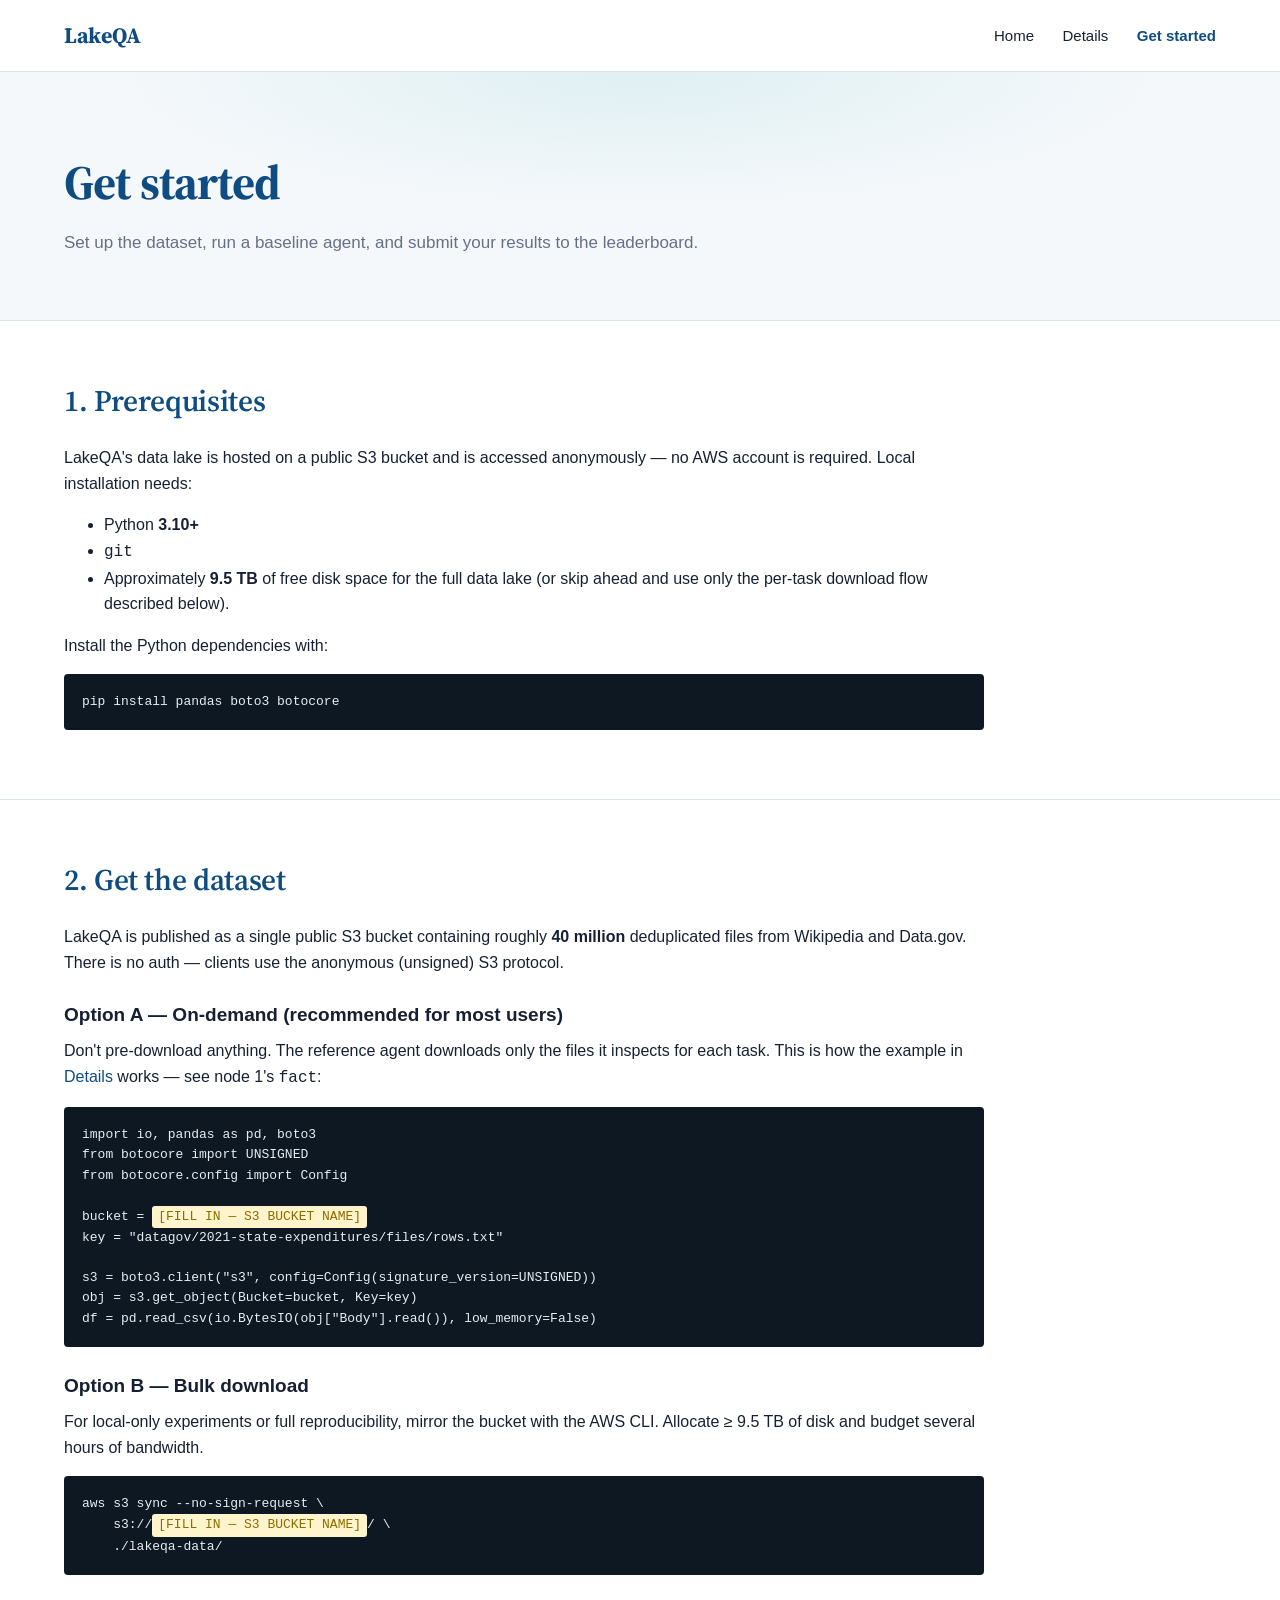
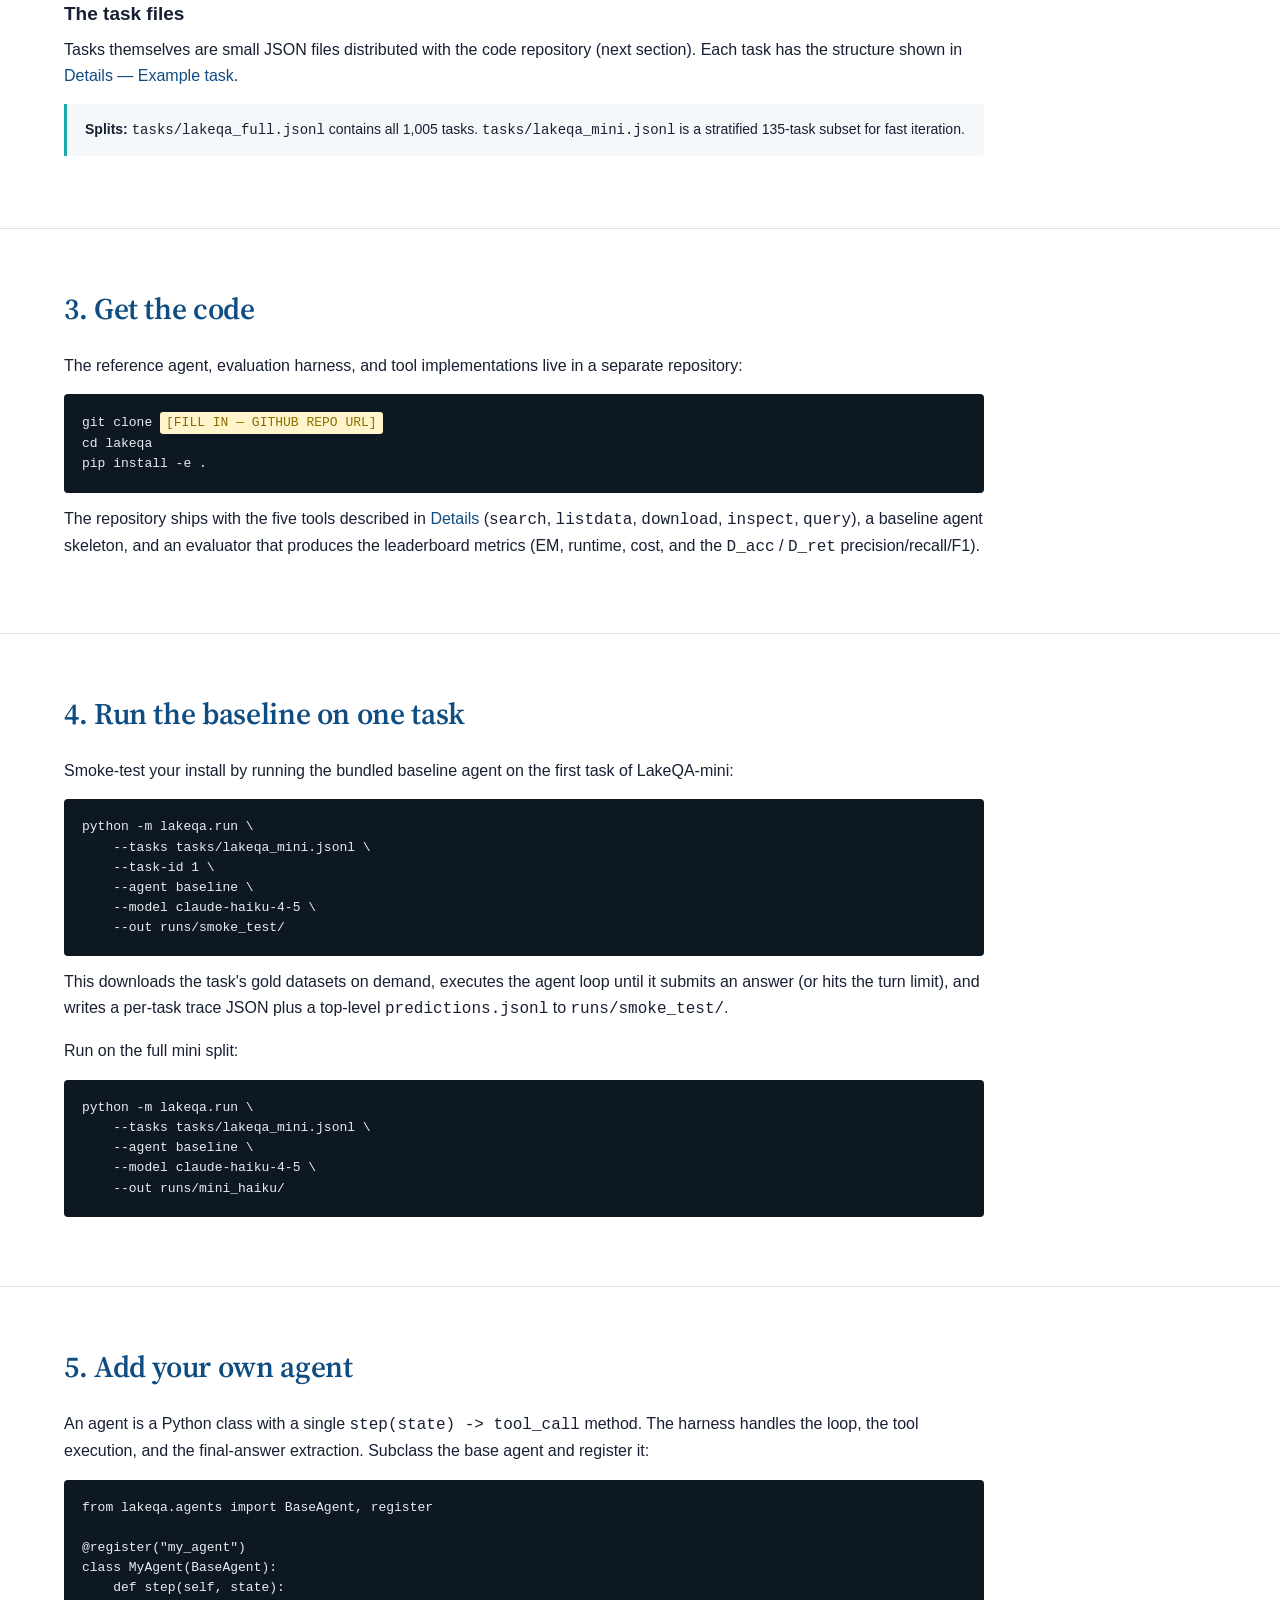
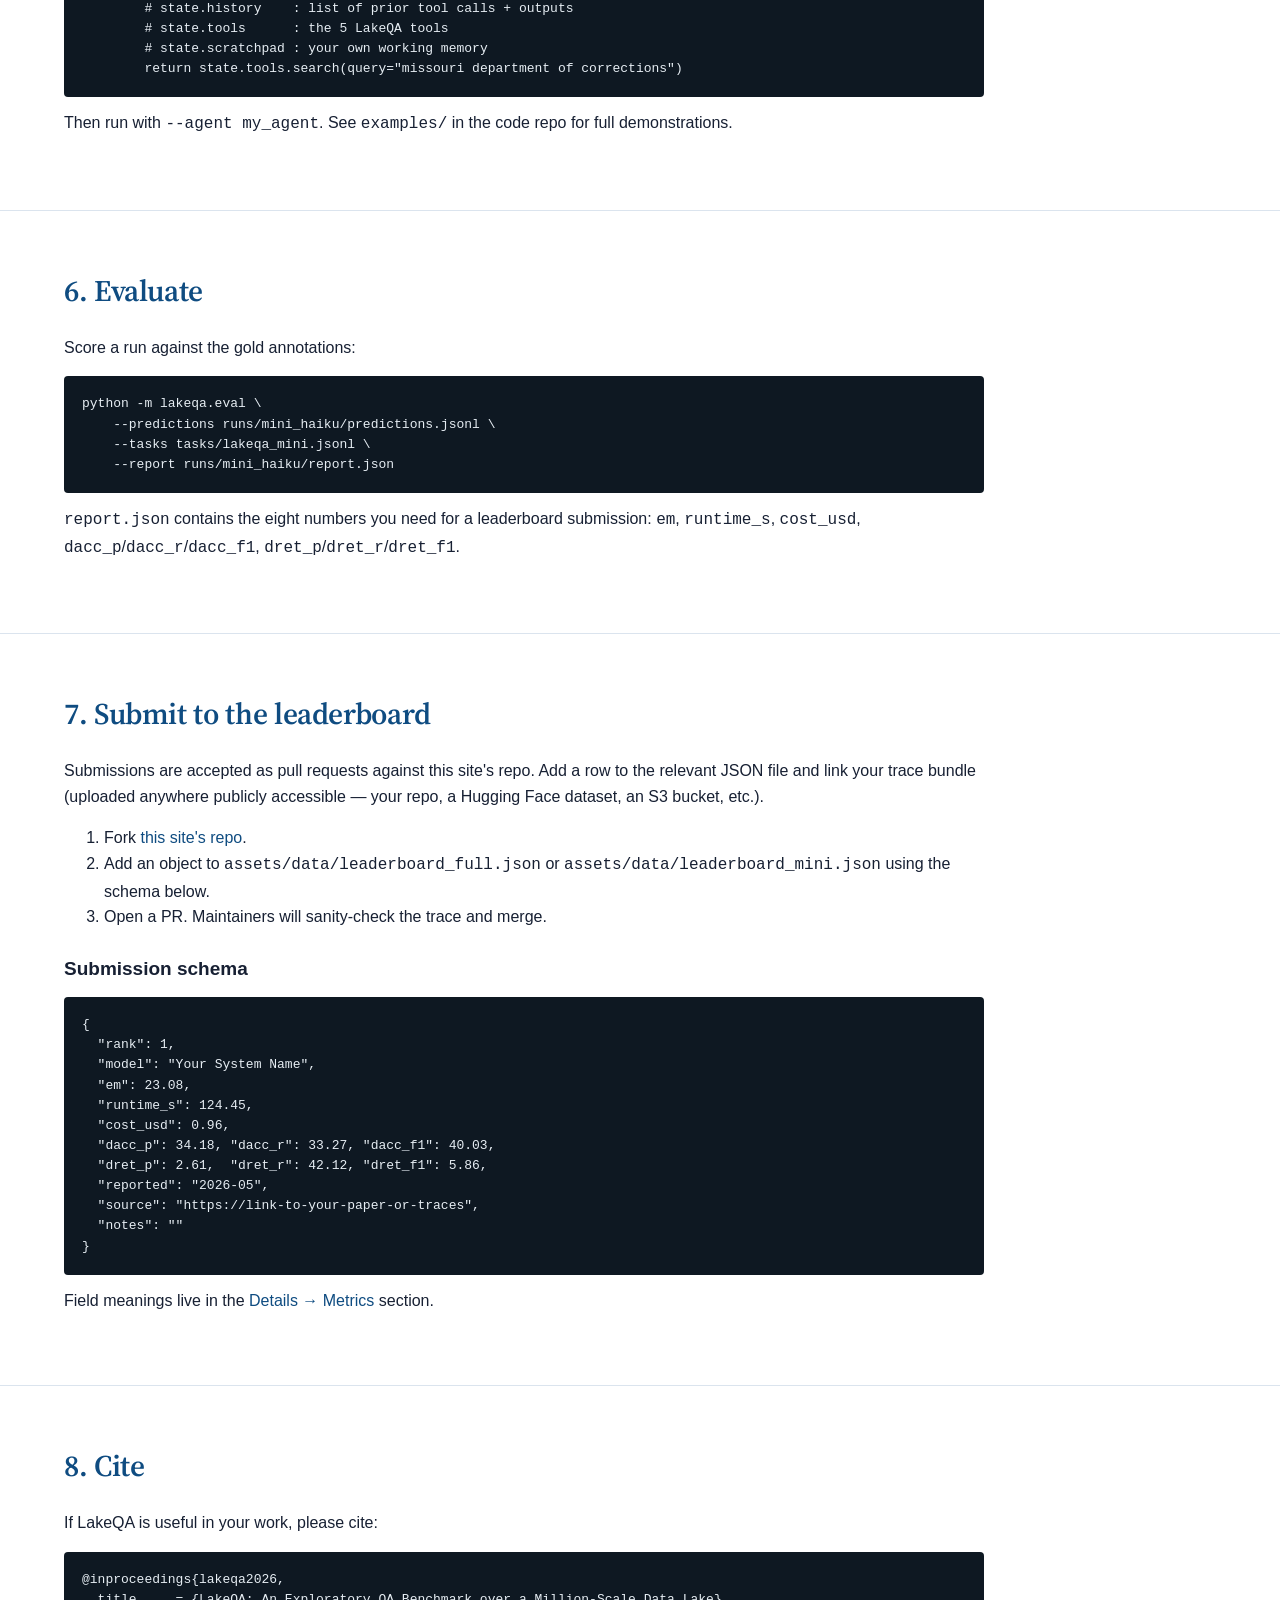
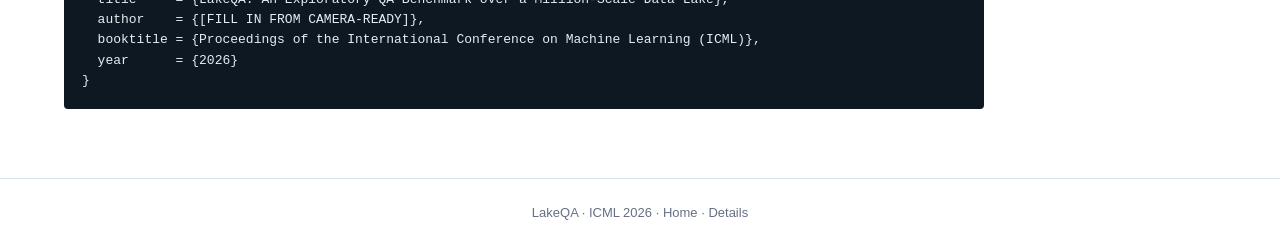
<file: reference/lakeqa-bench-site/get-started.html>
<!doctype html>
<html lang="en">
<head>
  <meta charset="utf-8" />
  <meta name="viewport" content="width=device-width, initial-scale=1" />
  <title>Get started — LakeQA</title>
  <meta name="description" content="Set up the LakeQA dataset, run the example agent, and submit your results to the leaderboard." />
  <link rel="icon" href="data:," />
  <link rel="preconnect" href="https://fonts.googleapis.com" />
  <link rel="preconnect" href="https://fonts.gstatic.com" crossorigin />
  <link rel="stylesheet" href="https://fonts.googleapis.com/css2?family=Source+Serif+4:opsz,wght@8..60,400;8..60,600;8..60,700&display=swap" />
  <link rel="stylesheet" href="assets/css/style.css" />
</head>
<body>

<header class="site-header">
  <div class="container-wide">
    <a class="brand" href="index.html">LakeQA</a>
    <nav class="site-nav">
      <a href="index.html">Home</a>
      <a href="details.html">Details</a>
      <a href="get-started.html" class="active">Get started</a>
    </nav>
  </div>
</header>

<div class="page-title-strip">
  <div class="container-wide">
    <h1>Get started</h1>
    <p>Set up the dataset, run a baseline agent, and submit your results to the leaderboard.</p>
  </div>
</div>

<section>
  <div class="container-wide">
    <h2>1. Prerequisites</h2>
    <p>
      LakeQA's data lake is hosted on a public S3 bucket and is accessed anonymously — no AWS account is required.
      Local installation needs:
    </p>
    <ul>
      <li>Python <strong>3.10+</strong></li>
      <li><code>git</code></li>
      <li>Approximately <strong>9.5 TB</strong> of free disk space for the full data lake (or skip ahead and use only the per-task download flow described below).</li>
    </ul>
    <p>
      Install the Python dependencies with:
    </p>
    <pre class="bibtex">pip install pandas boto3 botocore</pre>
  </div>
</section>

<section>
  <div class="container-wide">
    <h2>2. Get the dataset</h2>
    <p>
      LakeQA is published as a single public S3 bucket containing roughly <strong>40 million</strong> deduplicated
      files from Wikipedia and Data.gov. There is no auth — clients use the anonymous (unsigned) S3 protocol.
    </p>

    <h3>Option A — On-demand (recommended for most users)</h3>
    <p>
      Don't pre-download anything. The reference agent downloads only the files it inspects for each task.
      This is how the example in <a href="details.html">Details</a> works — see node 1's <code>fact</code>:
    </p>
    <pre class="bibtex">import io, pandas as pd, boto3
from botocore import UNSIGNED
from botocore.config import Config

bucket = <span class="placeholder">[FILL IN — S3 BUCKET NAME]</span>
key = "datagov/2021-state-expenditures/files/rows.txt"

s3 = boto3.client("s3", config=Config(signature_version=UNSIGNED))
obj = s3.get_object(Bucket=bucket, Key=key)
df = pd.read_csv(io.BytesIO(obj["Body"].read()), low_memory=False)</pre>

    <h3>Option B — Bulk download</h3>
    <p>
      For local-only experiments or full reproducibility, mirror the bucket with the AWS CLI. Allocate ≥ 9.5 TB of
      disk and budget several hours of bandwidth.
    </p>
    <pre class="bibtex">aws s3 sync --no-sign-request \
    s3://<span class="placeholder">[FILL IN — S3 BUCKET NAME]</span>/ \
    ./lakeqa-data/</pre>

    <h3>The task files</h3>
    <p>
      Tasks themselves are small JSON files distributed with the code repository (next section). Each task has the
      structure shown in <a href="details.html#metrics">Details — Example task</a>.
    </p>
    <div class="banner">
      <strong>Splits:</strong>
      <code>tasks/lakeqa_full.jsonl</code> contains all 1,005 tasks.
      <code>tasks/lakeqa_mini.jsonl</code> is a stratified 135-task subset for fast iteration.
    </div>
  </div>
</section>

<section>
  <div class="container-wide">
    <h2>3. Get the code</h2>
    <p>
      The reference agent, evaluation harness, and tool implementations live in a separate repository:
    </p>
    <pre class="bibtex">git clone <span class="placeholder">[FILL IN — GITHUB REPO URL]</span>
cd lakeqa
pip install -e .</pre>
    <p>
      The repository ships with the five tools described in <a href="details.html">Details</a>
      (<code>search</code>, <code>listdata</code>, <code>download</code>, <code>inspect</code>, <code>query</code>),
      a baseline agent skeleton, and an evaluator that produces the leaderboard metrics
      (EM, runtime, cost, and the <code>D_acc</code> / <code>D_ret</code> precision/recall/F1).
    </p>
  </div>
</section>

<section>
  <div class="container-wide">
    <h2>4. Run the baseline on one task</h2>
    <p>
      Smoke-test your install by running the bundled baseline agent on the first task of LakeQA-mini:
    </p>
    <pre class="bibtex">python -m lakeqa.run \
    --tasks tasks/lakeqa_mini.jsonl \
    --task-id 1 \
    --agent baseline \
    --model claude-haiku-4-5 \
    --out runs/smoke_test/</pre>
    <p>
      This downloads the task's gold datasets on demand, executes the agent loop until it submits an answer
      (or hits the turn limit), and writes a per-task trace JSON plus a top-level <code>predictions.jsonl</code>
      to <code>runs/smoke_test/</code>.
    </p>
    <p>
      Run on the full mini split:
    </p>
    <pre class="bibtex">python -m lakeqa.run \
    --tasks tasks/lakeqa_mini.jsonl \
    --agent baseline \
    --model claude-haiku-4-5 \
    --out runs/mini_haiku/</pre>
  </div>
</section>

<section>
  <div class="container-wide">
    <h2>5. Add your own agent</h2>
    <p>
      An agent is a Python class with a single <code>step(state) -&gt; tool_call</code> method. The harness
      handles the loop, the tool execution, and the final-answer extraction. Subclass the base agent and register it:
    </p>
    <pre class="bibtex">from lakeqa.agents import BaseAgent, register

@register("my_agent")
class MyAgent(BaseAgent):
    def step(self, state):
        # state.history    : list of prior tool calls + outputs
        # state.tools      : the 5 LakeQA tools
        # state.scratchpad : your own working memory
        return state.tools.search(query="missouri department of corrections")</pre>
    <p>
      Then run with <code>--agent my_agent</code>. See <code>examples/</code> in the code repo for full
      demonstrations.
    </p>
  </div>
</section>

<section>
  <div class="container-wide">
    <h2>6. Evaluate</h2>
    <p>
      Score a run against the gold annotations:
    </p>
    <pre class="bibtex">python -m lakeqa.eval \
    --predictions runs/mini_haiku/predictions.jsonl \
    --tasks tasks/lakeqa_mini.jsonl \
    --report runs/mini_haiku/report.json</pre>
    <p>
      <code>report.json</code> contains the eight numbers you need for a leaderboard submission:
      <code>em</code>, <code>runtime_s</code>, <code>cost_usd</code>,
      <code>dacc_p</code>/<code>dacc_r</code>/<code>dacc_f1</code>,
      <code>dret_p</code>/<code>dret_r</code>/<code>dret_f1</code>.
    </p>
  </div>
</section>

<section>
  <div class="container-wide">
    <h2>7. Submit to the leaderboard</h2>
    <p>
      Submissions are accepted as pull requests against this site's repo. Add a row to the relevant JSON file
      and link your trace bundle (uploaded anywhere publicly accessible — your repo, a Hugging Face dataset,
      an S3 bucket, etc.).
    </p>
    <ol>
      <li>Fork <a href="https://github.com/[FILL IN]/lakeqa-bench-site">this site's repo</a>.</li>
      <li>Add an object to <code>assets/data/leaderboard_full.json</code> or
        <code>assets/data/leaderboard_mini.json</code> using the schema below.</li>
      <li>Open a PR. Maintainers will sanity-check the trace and merge.</li>
    </ol>

    <h3>Submission schema</h3>
    <pre class="bibtex">{
  "rank": 1,
  "model": "Your System Name",
  "em": 23.08,
  "runtime_s": 124.45,
  "cost_usd": 0.96,
  "dacc_p": 34.18, "dacc_r": 33.27, "dacc_f1": 40.03,
  "dret_p": 2.61,  "dret_r": 42.12, "dret_f1": 5.86,
  "reported": "2026-05",
  "source": "https://link-to-your-paper-or-traces",
  "notes": ""
}</pre>
    <p>
      Field meanings live in the <a href="details.html#metrics">Details → Metrics</a> section.
    </p>
  </div>
</section>

<section>
  <div class="container-wide">
    <h2>8. Cite</h2>
    <p>
      If LakeQA is useful in your work, please cite:
    </p>
    <pre class="bibtex">@inproceedings{lakeqa2026,
  title     = {LakeQA: An Exploratory QA Benchmark over a Million-Scale Data Lake},
  author    = {[FILL IN FROM CAMERA-READY]},
  booktitle = {Proceedings of the International Conference on Machine Learning (ICML)},
  year      = {2026}
}</pre>
  </div>
</section>

<footer class="site-footer">
  <div class="container-wide">
    LakeQA · ICML 2026 · <a href="index.html">Home</a> · <a href="details.html">Details</a>
  </div>
</footer>

</body>
</html>
</file>
<file: assets/css/style.css>
:root {
  /* SANA palette — muted amethyst, deliberately NOT the #8b5cf6 AI-default violet */
  --accent: #5e4b8b;
  --accent-deep: #3f2d63;
  --accent-soft: #ece8f4;   /* tint for highlighted rows / active chips */
  --ink: #1a1a1f;
  --muted: #6b6b76;
  /* keep the rest of LakeQA's tokens (background, borders, radius, etc.) */
  --bg: #ffffff;
  --text: #172033;
  --primary: #5e4b8b;
  --light: #f5f8fb;
  --border: #dbe4ee;
  --display: "Source Serif 4", Georgia, "Iowan Old Style", "Times New Roman", serif;
}

* { box-sizing: border-box; }

html, body {
  margin: 0;
  padding: 0;
  background: var(--bg);
  color: var(--text);
  font-family: "Source Sans 3", -apple-system, BlinkMacSystemFont, "Segoe UI", Helvetica, Arial, sans-serif;
  font-size: 16px;
  line-height: 1.6;
  -webkit-font-smoothing: antialiased;
}

a {
  color: var(--primary);
  text-decoration: none;
}
a:hover { text-decoration: underline; }

/* Every heading + subheading uses the serif title font for one consistent voice */
h1, h2, h3, h4, h5, h6 { font-family: var(--display); }

.container {
  max-width: 960px;
  margin: 0 auto;
  padding: 0 24px;
}
.container-wide {
  max-width: 1200px;
  margin: 0 auto;
  padding: 0 24px;
}

/* ---------- Header / nav ---------- */

.site-header {
  border-bottom: 1px solid var(--border);
  background: var(--bg);
}
.site-header .container,
.site-header .container-wide {
  display: flex;
  align-items: center;
  justify-content: space-between;
  padding-top: 18px;
  padding-bottom: 18px;
}
.site-header .brand {
  font-family: var(--display);
  font-weight: 700;
  font-size: 22px;
  color: var(--primary);
  letter-spacing: -0.012em;
}
.site-nav a {
  color: var(--text);
  margin-left: 24px;
  font-size: 15px;
}
.site-nav a:hover { color: var(--primary); text-decoration: none; }
.site-nav a.active { color: var(--primary); font-weight: 600; }

/* ---------- Hero ---------- */

.hero {
  background:
    radial-gradient(ellipse 60% 80% at 50% 0%,
      rgba(94, 75, 139, 0.10), transparent 70%),
    var(--light);
  border-bottom: 1px solid var(--border);
  padding: 72px 0 64px;
  text-align: center;
}
.hero h1 {
  font-family: var(--display);
  font-size: 64px;
  margin: 0 0 14px;
  letter-spacing: -0.025em;
  color: var(--primary);
  font-weight: 700;
}
.hero .tagline {
  font-family: var(--display);
  font-size: clamp(19px, 2.1vw, 25px);
  line-height: 1.4;
  font-weight: 400;
  max-width: 44em;          /* one line on desktop, wraps gracefully when narrow */
  margin: 0 auto 8px;       /* auto margins truly center the block, not just its text */
  color: var(--text);
  letter-spacing: 0.004em;
}
.hero .subtagline {
  font-size: 17px;
  color: var(--muted);
  margin: 0 0 32px;
  font-style: italic;
}
.hero-buttons {
  display: flex;
  flex-wrap: wrap;
  justify-content: center;
  gap: 12px;
}
.btn {
  display: inline-block;
  padding: 10px 20px;
  background: var(--primary);
  color: #fff;
  border-radius: 4px;
  font-size: 15px;
  font-weight: 500;
  border: 1px solid var(--primary);
  transition: background 0.12s ease;
}
.btn:hover {
  background: var(--accent-deep);
  color: #fff;
  text-decoration: none;
}
.btn.btn-secondary {
  background: #fff;
  color: var(--primary);
}
.btn.btn-secondary:hover {
  background: var(--light);
  color: var(--primary);
}

/* ---------- Sections ---------- */

section {
  padding: 56px 0;
  border-bottom: 1px solid var(--border);
}
section:last-of-type { border-bottom: none; }
section h2 {
  font-family: var(--display);
  font-size: 30px;
  margin: 0 0 20px;
  color: var(--primary);
  letter-spacing: -0.012em;
  font-weight: 600;
}

/* Cap reading width inside the wide container on long-form pages
   (Details, Get started). Header / hero / leaderboard grid stay full-width. */
section > .container-wide > p,
section > .container-wide > ol,
section > .container-wide > ul,
section > .container-wide > h2,
section > .container-wide > h3,
section > .container-wide > .table-wrap,
section > .container-wide > .json-viewer,
section > .container-wide > .json-caption,
section > .container-wide > pre,
section > .container-wide > .banner,
section > .container-wide > .metric-groups,
section > .container-wide > .challenge-grid {
  max-width: 920px;
}
.page-title-strip > .container-wide > h1,
.page-title-strip > .container-wide > p {
  max-width: 920px;
}
section h3 {
  font-size: 19px;
  margin: 24px 0 8px;
  color: var(--text);
}
section p { margin: 0 0 16px; }

/* ---------- Challenge cards ---------- */

.challenge-grid {
  display: grid;
  grid-template-columns: repeat(3, 1fr);
  gap: 20px;
  margin-top: 24px;
}
.challenge {
  background: var(--light);
  border: 1px solid var(--border);
  border-left: 3px solid var(--accent);
  padding: 20px;
  border-radius: 4px;
}
.challenge .num {
  font-size: 13px;
  text-transform: uppercase;
  letter-spacing: 0.06em;
  color: var(--accent);
  font-weight: 600;
  margin-bottom: 6px;
}
.challenge h4 {
  margin: 0 0 8px;
  font-size: 16px;
  color: var(--text);
}
.challenge p {
  margin: 0;
  font-size: 14px;
  color: var(--muted);
  line-height: 1.5;
}

/* ---------- Pipeline ---------- */

.pipeline {
  display: flex;
  flex-wrap: wrap;
  align-items: center;
  justify-content: center;
  gap: 8px;
  margin: 24px 0 8px;
  padding: 24px;
  background: var(--light);
  border: 1px solid var(--border);
  border-radius: 4px;
}
.pipeline .node {
  background: #fff;
  border: 1px solid var(--border);
  border-radius: 4px;
  padding: 10px 14px;
  font-size: 14px;
  color: var(--text);
  white-space: nowrap;
}
.pipeline .arrow {
  color: var(--accent);
  font-weight: 700;
  font-size: 18px;
}

/* When the pipeline lives in the narrow Home left column, stack vertically
   with downward arrows regardless of viewport size. */
.left-col .pipeline { flex-direction: column; }
.left-col .pipeline .arrow { transform: rotate(90deg); }

/* ---------- Stat cards ---------- */

.stat-grid {
  display: grid;
  grid-template-columns: repeat(3, 1fr);
  gap: 16px;
  margin-top: 24px;
}
.stat {
  background: #fff;
  border: 1px solid var(--border);
  border-radius: 4px;
  padding: 20px;
  text-align: center;
}
.stat .value {
  font-size: 28px;
  font-weight: 700;
  color: var(--primary);
  letter-spacing: -0.01em;
  display: block;
  margin-bottom: 4px;
}
.stat .label {
  font-size: 13px;
  color: var(--muted);
}

/* ---------- Tables ---------- */

.table-wrap {
  overflow-x: auto;
  margin-top: 16px;
  border: 1px solid var(--border);
  border-radius: 4px;
}
table {
  width: 100%;
  border-collapse: collapse;
  font-size: 14px;
}
th, td {
  text-align: left;
  padding: 10px 12px;
  border-bottom: 1px solid var(--border);
  white-space: nowrap;
}
th {
  background: var(--light);
  color: var(--text);
  font-weight: 600;
  font-size: 13px;
  text-transform: uppercase;
  letter-spacing: 0.04em;
  border-bottom: 2px solid var(--border);
}
tbody tr:last-child td { border-bottom: none; }
tbody tr:hover { background: var(--light); }
td.num { font-variant-numeric: tabular-nums; text-align: right; }
th.num { text-align: right; }
td.rank {
  font-weight: 700;
  color: var(--muted);
  width: 40px;
}
td.model { font-weight: 500; }

/* Sortable column headers */
th.sortable {
  cursor: pointer;
  user-select: none;
}
th.sortable:hover { color: var(--primary); }
th.sortable .sort-arrow {
  display: inline-block;
  width: 10px;
  margin-left: 4px;
  color: var(--muted);
  font-size: 10px;
}
th.sortable.sort-asc .sort-arrow::after  { content: "▲"; color: var(--primary); }
th.sortable.sort-desc .sort-arrow::after { content: "▼"; color: var(--primary); }

/* ---------- Tabs ---------- */

.tabs {
  display: flex;
  border-bottom: 2px solid var(--border);
  margin-bottom: 16px;
}
.tab {
  padding: 10px 20px;
  cursor: pointer;
  font-size: 15px;
  font-weight: 500;
  color: var(--muted);
  border-bottom: 2px solid transparent;
  margin-bottom: -2px;
  background: none;
  border-top: none;
  border-left: none;
  border-right: none;
}
.tab.active {
  color: var(--primary);
  border-bottom-color: var(--primary);
}
.tab:hover { color: var(--primary); }

/* ---------- Banner / callout ---------- */

.banner {
  background: var(--light);
  border-left: 3px solid var(--accent);
  padding: 14px 18px;
  margin: 16px 0;
  font-size: 14px;
  border-radius: 0 4px 4px 0;
}
.banner strong { color: var(--text); }

.placeholder {
  display: inline-block;
  background: #fff4cc;
  color: #8a6d00;
  padding: 1px 6px;
  border-radius: 3px;
  font-size: 13px;
  font-family: ui-monospace, "SF Mono", Menlo, monospace;
}

/* ---------- Citation ---------- */

.bibtex {
  background: #0e1822;
  color: #e6edf3;
  padding: 18px;
  border-radius: 4px;
  font-family: ui-monospace, "SF Mono", Menlo, Consolas, monospace;
  font-size: 13px;
  line-height: 1.55;
  white-space: pre-wrap;
  overflow-x: auto;
}

/* ---------- Metric groups (evaluation page) ---------- */

.metric-groups {
  display: grid;
  grid-template-columns: repeat(3, 1fr);
  gap: 16px;
  margin-top: 16px;
}
.metric-group {
  background: var(--light);
  border: 1px solid var(--border);
  border-radius: 4px;
  padding: 18px;
}
.metric-group h4 {
  margin: 0 0 8px;
  font-size: 15px;
  color: var(--primary);
}
.metric-group ul {
  list-style: none;
  padding: 0;
  margin: 0;
}
.metric-group li {
  font-size: 14px;
  color: var(--text);
  padding: 4px 0;
}
.metric-group li code {
  background: #fff;
  padding: 1px 5px;
  border: 1px solid var(--border);
  border-radius: 3px;
  font-size: 12px;
}

/* ---------- Domain bars ---------- */

.domain-bars {
  margin-top: 16px;
}
.domain-row {
  display: grid;
  grid-template-columns: 220px 1fr 60px;
  align-items: center;
  gap: 12px;
  padding: 6px 0;
  font-size: 14px;
}
.domain-row .name { color: var(--text); }
.domain-row .bar {
  height: 14px;
  background: var(--light);
  border-radius: 3px;
  overflow: hidden;
  position: relative;
}
.domain-row .bar-fill {
  height: 100%;
  background: var(--accent);
  border-radius: 3px;
}
.domain-row .pct {
  text-align: right;
  font-variant-numeric: tabular-nums;
  color: var(--muted);
  font-size: 13px;
}

/* ---------- Footer ---------- */

.site-footer {
  border-top: 1px solid var(--border);
  padding: 24px 0;
  font-size: 13px;
  color: var(--muted);
  text-align: center;
}
.site-footer a { color: var(--muted); }

/* ---------- Two-column home grid ---------- */

.home-section { padding: 40px 0 64px; border-bottom: none; }

.home-grid {
  display: grid;
  grid-template-columns: minmax(0, 1fr) minmax(0, 2fr);
  gap: 24px;
  align-items: start;
}

.card {
  background: #fff;
  border: 1px solid var(--border);
  border-radius: 6px;
  padding: 28px 28px 24px;
  box-shadow:
    0 1px 0 rgba(94, 75, 139, 0.04),
    0 4px 12px -8px rgba(94, 75, 139, 0.10);
  transition: box-shadow 0.2s ease, transform 0.2s ease;
}
.card:hover {
  box-shadow:
    0 1px 0 rgba(94, 75, 139, 0.04),
    0 6px 20px -8px rgba(94, 75, 139, 0.16);
}
.card h3:first-child { margin-top: 0; }
.card h3 {
  font-family: var(--display);
  font-size: 24px;
  color: var(--primary);
  margin: 28px 0 12px;
  letter-spacing: -0.012em;
  font-weight: 600;
}

.card-divider {
  border: 0;
  border-top: 1px solid var(--border);
  margin: 28px 0;
}

.right-col {
  position: sticky;
  top: 24px;
}

.lb-footnote {
  margin-top: 14px;
  font-size: 12px;
  color: var(--muted);
}
.lb-footnote code {
  background: var(--light);
  padding: 1px 5px;
  border: 1px solid var(--border);
  border-radius: 3px;
  font-size: 11px;
}

/* Inline links inside the "What is SANA?" card */
.inline-links {
  display: flex;
  flex-wrap: wrap;
  gap: 8px 16px;
  margin: 12px 0 4px;
  font-size: 14px;
}
.inline-links a {
  color: var(--primary);
  font-weight: 500;
  text-decoration: none;
  border-bottom: 1px solid var(--accent);
  padding-bottom: 1px;
}
.inline-links a:hover { color: var(--accent); }

/* ---------- JSON viewer (Details > Example task) ---------- */

.json-viewer {
  background: #0e1822;
  color: #e6edf3;
  padding: 22px 24px;
  border-radius: 6px;
  font-family: ui-monospace, "SF Mono", Menlo, Consolas, monospace;
  font-size: 13px;
  line-height: 1.65;
  overflow-x: auto;
  margin: 16px 0;
  white-space: pre-wrap;
  word-break: normal;
  overflow-wrap: break-word;
  tab-size: 2;
}
.json-viewer code {
  font-family: inherit;
  background: transparent;
  border: 0;
  padding: 0;
  color: inherit;
  font-size: inherit;
}
.json-viewer .key      { color: #79c0ff; }
.json-viewer .str      { color: #a5d6ff; }
.json-viewer .num      { color: #ffa657; }
.json-viewer .bool,
.json-viewer .null     { color: #ff7b72; }
.json-viewer .punct    { color: #768390; }
.json-viewer .comment  { color: #8b949e; font-style: italic; }
.json-viewer .py-kw    { color: #ff7b72; }
.json-viewer .py-fn    { color: #d2a8ff; }
.json-viewer .py-str   { color: #a5d6ff; }
.json-viewer .py-com   { color: #8b949e; font-style: italic; }
.json-viewer .py-builtin { color: #ffa657; }

.json-caption {
  font-size: 13px;
  color: var(--muted);
  margin-top: 10px;
  font-style: italic;
}
/* Task→profile mirror figure */
.profile-figure { margin: 18px 0 4px; text-align: center; }
.profile-figure img {
  display: block;
  width: 100%;
  max-width: 520px;
  height: auto;
  margin: 0 auto;
  border: 1px solid var(--border);
  border-radius: 8px;
  box-shadow: 0 10px 28px -18px rgba(94, 75, 139, 0.4);
}
.profile-figure figcaption {
  margin-top: 10px;
  font-size: 13px;
  color: var(--muted);
  font-style: italic;
}
.json-caption code {
  font-style: normal;
  background: var(--light);
  padding: 1px 5px;
  border: 1px solid var(--border);
  border-radius: 3px;
  font-size: 12px;
}

/* ---------- Page-load fade ---------- */

@keyframes sana-rise {
  from { opacity: 0; transform: translateY(8px); }
  to   { opacity: 1; transform: none; }
}
.hero h1            { animation: sana-rise 0.55s ease-out both; }
.hero .tagline      { animation: sana-rise 0.55s 0.10s ease-out both; }
.hero .subtagline   { animation: sana-rise 0.55s 0.20s ease-out both; }
.home-grid > .card  { animation: sana-rise 0.55s 0.30s ease-out both; }
.home-grid > .right-col { animation-delay: 0.40s; }

@media (prefers-reduced-motion: reduce) {
  .hero h1, .hero .tagline, .hero .subtagline,
  .home-grid > .card { animation: none; }
}

/* Secondary-page header band — same dark sakura treatment as the home hero,
   with the nav merged on top, but left-aligned content. */
.page-title-strip {
  position: relative;
  overflow: hidden;
  border-bottom: 1px solid var(--accent-deep);
  padding: 116px 0 62px;
  background: #241636;
}
.page-title-strip h1 {
  margin: 0;
  font-family: var(--display);
  font-size: 48px;
  color: #fff;
  letter-spacing: -0.018em;
  font-weight: 700;
  text-shadow: 0 2px 26px rgba(16, 9, 30, 0.5);
}
.page-title-strip p {
  margin: 10px 0 0;
  font-family: var(--display);
  font-size: clamp(16px, 1.3vw, 19px);
  line-height: 1.45;
  max-width: 60ch;
  color: rgba(255, 255, 255, 0.85);
  text-shadow: 0 2px 26px rgba(16, 9, 30, 0.5);
}

/* ---------- Mobile ---------- */

@media (max-width: 980px) {
  .home-grid { grid-template-columns: 1fr; }
  .right-col { position: static; }
}

@media (max-width: 720px) {
  .hero { padding: 40px 0 36px; }
  .hero h1 { font-size: 38px; }
  .hero .tagline { font-size: 18px; }
  .hero .subtagline { font-size: 15px; }
  section { padding: 36px 0; }
  section h2 { font-size: 22px; }

  .challenge-grid,
  .metric-groups { grid-template-columns: 1fr; }
  .stat-grid { grid-template-columns: repeat(2, 1fr); }

  /* keep the brand left / nav top-right on a single row at every width */
  .site-header .container,
  .site-header .container-wide { gap: 12px; }
  .site-nav a { margin-left: 16px; }

  .pipeline { flex-direction: column; }
  .pipeline .arrow { transform: rotate(90deg); }

  .card { padding: 20px 18px; }

  .json-viewer {
    font-size: 12px;
    padding: 16px 18px;
  }

  .page-title-strip { padding: 92px 0 36px; }
  .page-title-strip h1 { font-size: 32px; }
  .page-title-strip p { font-size: 15px; }
}

/* --- Framework diagram (Home hero) --- */
.framework { display: grid; grid-template-columns: repeat(3, 1fr); gap: 16px; margin: 8px 0 4px; }
.fw-col { border: 1px solid var(--border, #e4e4ea); border-radius: 12px; padding: 14px 14px 10px; background: #fff; }
.fw-col > h4 { margin: 0 0 10px; font-size: 15px; letter-spacing: .02em; }
.fw-modes { list-style: none; margin: 0; padding: 0; display: flex; flex-direction: column; gap: 6px; }
.fw-mode { display: flex; align-items: center; gap: 8px; font-size: 14px; padding: 6px 8px; border-radius: 8px; cursor: pointer; color: var(--muted); }
.fw-mode .dot { width: 9px; height: 9px; border-radius: 50%; border: 2px solid var(--accent); flex: none; }
.fw-mode.is-active { color: var(--ink); }
.fw-mode.is-active .dot { background: var(--accent); }
.fw-mode:hover, .fw-mode.is-hot { background: var(--accent-soft); color: var(--accent-deep); }

/* --- Mode chips (Method end-to-end / trajectory tables) --- */
.mode-chip { font-size: 12px; padding: 1px 7px; border-radius: 999px; background: #f3f3f6; color: var(--ink); }
.mode-chip.ideal { background: var(--accent-soft); color: var(--accent-deep); }

/* --- Key findings strip --- */
.findings { display: grid; grid-template-columns: repeat(3, 1fr); gap: 16px; margin-top: 18px; }
.finding { border-left: 3px solid var(--accent); padding: 6px 0 6px 14px; }
.finding h4 { margin: 0 0 4px; font-size: 15px; }
.finding p { margin: 0; font-size: 14px; color: var(--muted); }

/* --- Delta bar charts (Method) --- */
/* Paper-style grouped delta bars: length ∝ SM, color = delta sign. */
.delta-group { margin: 12px 0 20px; }
.delta-row { display: grid; grid-template-columns: 118px 1fr; align-items: center; gap: 12px; margin: 6px 0; font-size: 13px; }
.delta-mode { color: var(--text); text-align: right; }
.delta-track { display: flex; align-items: center; gap: 8px; min-width: 0; }
.delta-bar { height: 18px; border-radius: 3px; min-width: 3px; flex: none; }
.delta-bar.base { background: #cdced6; }                 /* baseline (+0.0) */
.delta-bar.up   { background: #8fc7a0; }                 /* improvement */
.delta-bar.down { background: #e2a6ab; }                 /* regression */
.delta-val { color: var(--muted); font-variant-numeric: tabular-nums; white-space: nowrap; }
.delta-val .d-pos { color: #2f8a55; font-weight: 600; }
.delta-val .d-neg { color: #c0464f; font-weight: 600; }

/* --- Header logo --- */
.site-header .brand-row { display: flex; align-items: center; gap: 14px; }
.lab-logo { height: 26px; width: auto; opacity: .9; }
@media (max-width: 760px) {
  .framework, .findings { grid-template-columns: 1fr; }
}

.delta-controls { display: flex; flex-wrap: wrap; gap: 16px; align-items: center; margin: 0 0 18px; }
.d-select { display: inline-flex; align-items: center; gap: 8px; font-size: 13px; color: var(--muted); }
.d-select select {
  font: inherit; font-size: 13px; color: var(--ink);
  border: 1px solid var(--border); border-radius: 7px;
  padding: 5px 28px 5px 10px; background: #fff; cursor: pointer;
  appearance: none;
  background-image: url("data:image/svg+xml,%3Csvg xmlns='http://www.w3.org/2000/svg' viewBox='0 0 12 12'%3E%3Cpath fill='%235e4b8b' d='M2 4l4 4 4-4z'/%3E%3C/svg%3E");
  background-repeat: no-repeat; background-position: right 9px center; background-size: 10px;
  transition: border-color .18s ease;
}
.d-select select:hover { border-color: var(--accent); }
.d-select select:focus-visible { outline: 2px solid var(--accent); outline-offset: 1px; }
.delta-group .label { font-size:13px; font-weight:600; margin-bottom:4px; }

/* --- Runtime-stage list: the three ablatable axes as a connected pipeline --- */
.axes {
  list-style: none;
  margin: 4px 0 0;
  padding: 0;
  counter-reset: axis;
}
.axis {
  position: relative;
  display: grid;
  grid-template-columns: 28px 1fr;
  gap: 14px;
  padding: 14px 0 16px;
}
/* connector rail threading the numbered nodes into one runtime loop */
.axis::before {
  content: "";
  position: absolute;
  left: 13px;
  top: 30px;
  bottom: -2px;
  width: 2px;
  background: linear-gradient(var(--accent) 0%, rgba(94, 75, 139, 0.18) 100%);
}
.axis:last-child::before { display: none; }

.axis-num {
  position: relative;
  z-index: 1;
  width: 28px;
  height: 28px;
  border-radius: 50%;
  display: grid;
  place-items: center;
  font-family: var(--display);
  font-size: 15px;
  font-weight: 700;
  color: var(--accent-deep);
  background: #fff;
  border: 2px solid var(--accent);
  box-shadow: 0 0 0 4px #fff;
}
.axis-body { min-width: 0; padding-top: 1px; }
.axis-body > h4 {
  margin: 3px 0 5px;
  font-size: 12px;
  text-transform: uppercase;
  letter-spacing: .07em;
  color: var(--accent-deep);
  font-weight: 700;
}
.axis-does {
  margin: 0;
  font-size: 14px;
  line-height: 1.45;
  color: var(--ink);
}
.axis-ideal {
  margin: 5px 0 0;
  font-size: 13px;
  line-height: 1.45;
  color: var(--muted);
}
.axis-tag {
  display: inline-block;
  font-size: 10px;
  font-weight: 700;
  letter-spacing: .06em;
  text-transform: uppercase;
  color: var(--accent-deep);
  background: var(--accent-soft);
  border-radius: 4px;
  padding: 1px 6px;
  margin-right: 6px;
  vertical-align: 1px;
}

/* --- Right column: stack findings as a takeaway list --- */
.right-col .findings { grid-template-columns: 1fr; gap: 12px; margin-top: 6px; }

/* --- Home left card: framework description + per-axis ideal captions + invite --- */
.fw-desc { margin: 0 0 4px; font-size: 15px; line-height: 1.55; color: var(--text); }
.fw-invite {
  margin: 14px 0 0; font-size: 13px; line-height: 1.5; color: var(--accent-deep);
  background: var(--accent-soft); border-radius: 8px; padding: 11px 14px;
}
.fw-invite a { font-weight: 600; }

/* --- Boxed link buttons with icons --- */
.link-row { display: flex; flex-wrap: wrap; gap: 10px; }
.link-btn {
  display: inline-flex; align-items: center; gap: 8px;
  border: 1px solid var(--border); border-radius: 0; padding: 9px 15px;
  background: #fff; color: var(--primary); font-size: 14px; font-weight: 500;
  text-decoration: none; transition: background .18s ease, border-color .18s ease;
}
.link-btn:hover { background: var(--accent-soft); border-color: var(--accent); }
.link-btn svg { width: 17px; height: 17px; flex: none; }
/* brand-tinted icons: arXiv red, GitHub dark purple */
#paper-link svg { color: #b31b1b; }
.link-btn[href*="github"] svg { color: var(--accent-deep); }

/* --- Pipeline page: stage strip + numbered stage headings --- */
.stage-strip { display: flex; flex-wrap: wrap; align-items: center; gap: 10px; margin: 18px 0 4px; }
.stage-chip {
  display: inline-flex; align-items: center; gap: 8px;
  border: 1px solid var(--border); border-radius: 999px; padding: 7px 16px;
  font-size: 14px; font-weight: 500; color: var(--primary); text-decoration: none;
  transition: background .18s ease, border-color .18s ease;
}
.stage-chip span {
  display: inline-flex; align-items: center; justify-content: center;
  width: 20px; height: 20px; border-radius: 50%;
  background: var(--accent); color: #fff; font-size: 12px; font-weight: 700;
}
.stage-chip:hover { background: var(--accent-soft); border-color: var(--accent); }
.stage-arrow { color: var(--muted); }
.stage-num {
  display: inline-flex; align-items: center; justify-content: center;
  width: 30px; height: 30px; border-radius: 50%; margin-right: 10px;
  background: var(--accent); color: #fff; font-size: 16px; font-weight: 700;
  vertical-align: middle;
}
@media (max-width: 560px) {
  .stage-strip { flex-direction: column; align-items: flex-start; }
  .stage-arrow { transform: rotate(90deg); }
}

/* --- Easter egg overlay (Sana from TWICE) --- */
.egg-overlay {
  position: fixed; inset: 0; z-index: 1000;
  display: flex; align-items: center; justify-content: center;
  background: rgba(16, 9, 30, 0.7); backdrop-filter: blur(4px); -webkit-backdrop-filter: blur(4px);
  animation: egg-fade .18s ease-out both;
}
/* TWICE-style photocard: deep amethyst mat, portrait proportion, square corners */
.egg-card {
  position: relative;
  background: linear-gradient(157deg, #3f2d63 0%, #29183f 55%, #1b1030 100%);
  border: 1px solid rgba(207, 188, 245, 0.32);
  border-radius: 0;
  padding: 20px 20px 0;        /* even top/side mat; bottom mat comes from the caption */
  max-width: min(82vw, 332px);
  box-shadow:
    0 30px 80px -24px rgba(8, 4, 18, 0.9),
    0 0 0 1px rgba(0, 0, 0, 0.4),
    inset 0 1px 0 rgba(255, 255, 255, 0.08);
  animation: egg-pop .22s cubic-bezier(.2,.8,.25,1.2) both;
}
.egg-card img {
  display: block; width: 100%; height: auto; border-radius: 0;
  border: 1px solid rgba(255, 255, 255, 0.16);
  box-shadow: 0 10px 24px -14px rgba(0, 0, 0, 0.7);
}
.egg-cap {
  margin: 0; padding: 26px 6px 34px;   /* generous bottom mat for a portrait card */
  text-align: center;
  font-family: var(--display);
  font-size: 16px; line-height: 1.4; letter-spacing: .01em;
  color: #f1e9ff;
}
.egg-close {
  position: absolute; top: 6px; right: 10px; border: 0; background: transparent;
  font-size: 26px; line-height: 1; color: #fff; cursor: pointer;
  text-shadow: 0 1px 4px rgba(0,0,0,.5);
}
@keyframes egg-fade { from { opacity: 0; } to { opacity: 1; } }
@keyframes egg-pop { from { opacity: 0; transform: scale(.9) translateY(8px); } to { opacity: 1; transform: none; } }
@media (prefers-reduced-motion: reduce) {
  .egg-overlay, .egg-card { animation: none; }
}

/* --- Hero: benchmark stat strip + lab logos (LakeQA-style) --- */
.hero-stats { margin: 4px auto 30px; max-width: 660px; }
.hero-stats-label {
  font-size: 11px; letter-spacing: .14em; text-transform: uppercase;
  color: var(--muted); margin-bottom: 12px;
}
.stat-strip {
  display: flex; justify-content: center;
  border-top: 1px solid var(--border); border-bottom: 1px solid var(--border);
}
.stat {
  display: flex; flex-direction: column; gap: 4px;
  padding: 16px 34px; text-decoration: none; text-align: center;
  transition: background .18s ease;
}
.stat + .stat { border-left: 1px solid var(--border); }
.stat:hover { background: rgba(94, 75, 139, 0.05); }
.stat-value {
  font-family: var(--display); font-size: 24px; font-weight: 600;
  color: var(--primary); letter-spacing: -0.01em;
}
.stat-value .ext { font-size: 15px; color: var(--accent); vertical-align: middle; }
.stat-label { font-size: 12px; color: var(--muted); }

.hero-logos { display: flex; justify-content: center; align-items: center; gap: 28px; }
.lab-logo-lg { height: 46px; width: auto; }

@media (max-width: 560px) {
  .stat-strip { flex-direction: column; }
  .stat + .stat { border-left: 0; border-top: 1px solid var(--border); }
}

/* --- Home hero: sakura background image with the nav merged on top (HotpotQA-style) --- */
.site-header--hero {
  position: absolute; top: 0; left: 0; right: 0; z-index: 20;
  background: transparent; border-bottom: 0;
}
/* On the dark sakura hero, nav + brand flip to light for contrast */
.site-header--hero .brand { color: #fff; }
.site-header--hero .site-nav a { color: rgba(255, 255, 255, 0.82); }
.site-header--hero .site-nav a:hover,
.site-header--hero .site-nav a.active { color: #fff; }

.hero--image {
  position: relative;
  overflow: hidden;
  padding: 116px 0 62px;
  border-bottom: 1px solid var(--accent-deep);
  background: #241636; /* deep amethyst fallback under the image */
}
/* darkened, richer sakuras */
.hero--image::before,
.page-title-strip::before {
  content: "";
  position: absolute; inset: 0; z-index: 0;
  background: url("../sakuras.jpg") center 38% / cover no-repeat;
  filter: brightness(0.46) saturate(1.25) contrast(1.04);
}
/* amethyst tint + center vignette so the text reads cleanly */
.hero--image::after,
.page-title-strip::after {
  content: "";
  position: absolute; inset: 0; z-index: 0;
  background:
    radial-gradient(ellipse 78% 66% at 50% 44%, rgba(40, 25, 62, 0.10), rgba(20, 12, 36, 0.58) 100%),
    linear-gradient(180deg, rgba(34, 21, 54, 0.55) 0%, rgba(34, 21, 54, 0.12) 46%, rgba(20, 12, 36, 0.62) 100%);
}
.hero--image > .container-wide,
.page-title-strip > .container-wide { position: relative; z-index: 1; }

.hero--image h1 { color: #fff; }
.hero--image .tagline { color: rgba(255, 255, 255, 0.92); }
.hero--image .hero-stats-label { color: rgba(255, 255, 255, 0.78); }
.hero--image h1,
.hero--image .tagline,
.hero--image .hero-stats-label { text-shadow: 0 2px 26px rgba(16, 9, 30, 0.5); }

/* benchmark strip: translucent frosted glass, bracketed by a vertical rule
   at the two outer ends of the row only (no full border, no inner divider) */
.hero--image .stat-strip {
  display: inline-flex;
  border: 0;
  border-left: 1px solid rgba(255, 255, 255, 0.55);
  border-right: 1px solid rgba(255, 255, 255, 0.55);
  border-radius: 0;
  background: rgba(22, 13, 36, 0.42);
  box-shadow: none;
}
/* cells are transparent so the translucent strip shows through
   (overrides the leftover white .stat leaderboard-card rule) */
.hero--image .stat {
  background: transparent;
  border: 0;
  border-radius: 0;
  transition: background .15s ease, box-shadow .15s ease;
}
.hero--image .stat + .stat { border-left: 0; }
.hero--image .stat:hover {
  background: rgba(255, 255, 255, 0.06);
  box-shadow: inset 0 0 0 1.5px rgba(207, 188, 245, 0.95); /* purple outline on hover */
}
/* light text so it reads through the translucent panel */
.hero--image .stat-value { color: #fff; }
.hero--image .stat-value .ext { color: #d9c9f2; }
.hero--image .stat-label { color: rgba(255, 255, 255, 0.72); }

@media (max-width: 560px) {
  .hero--image { padding-top: 96px; }
}
</file>
<file: reference/lakeqa-bench-site/assets/css/style.css>
:root {
  --bg: #ffffff;
  --text: #172033;
  --muted: #667085;
  --primary: #0f4c81;
  --accent: #1ca7a8;
  --light: #f5f8fb;
  --border: #dbe4ee;
  --display: "Source Serif 4", Georgia, "Iowan Old Style", "Times New Roman", serif;
}

* { box-sizing: border-box; }

html, body {
  margin: 0;
  padding: 0;
  background: var(--bg);
  color: var(--text);
  font-family: -apple-system, BlinkMacSystemFont, "Segoe UI", Inter, Helvetica, Arial, sans-serif;
  font-size: 16px;
  line-height: 1.6;
  -webkit-font-smoothing: antialiased;
}

a {
  color: var(--primary);
  text-decoration: none;
}
a:hover { text-decoration: underline; }

.container {
  max-width: 960px;
  margin: 0 auto;
  padding: 0 24px;
}
.container-wide {
  max-width: 1200px;
  margin: 0 auto;
  padding: 0 24px;
}

/* ---------- Header / nav ---------- */

.site-header {
  border-bottom: 1px solid var(--border);
  background: var(--bg);
}
.site-header .container,
.site-header .container-wide {
  display: flex;
  align-items: center;
  justify-content: space-between;
  padding-top: 18px;
  padding-bottom: 18px;
}
.site-header .brand {
  font-family: var(--display);
  font-weight: 700;
  font-size: 22px;
  color: var(--primary);
  letter-spacing: -0.012em;
}
.site-nav a {
  color: var(--text);
  margin-left: 24px;
  font-size: 15px;
}
.site-nav a:hover { color: var(--primary); text-decoration: none; }
.site-nav a.active { color: var(--primary); font-weight: 600; }

/* ---------- Hero ---------- */

.hero {
  background:
    radial-gradient(ellipse 60% 80% at 50% 0%,
      rgba(28, 167, 168, 0.10), transparent 70%),
    var(--light);
  border-bottom: 1px solid var(--border);
  padding: 72px 0 64px;
  text-align: center;
}
.hero h1 {
  font-family: var(--display);
  font-size: 64px;
  margin: 0 0 14px;
  letter-spacing: -0.025em;
  color: var(--primary);
  font-weight: 700;
}
.hero .tagline {
  font-size: 22px;
  margin: 0 0 8px;
  color: var(--text);
  font-weight: 500;
}
.hero .subtagline {
  font-size: 17px;
  color: var(--muted);
  margin: 0 0 32px;
  font-style: italic;
}
.hero-buttons {
  display: flex;
  flex-wrap: wrap;
  justify-content: center;
  gap: 12px;
}
.btn {
  display: inline-block;
  padding: 10px 20px;
  background: var(--primary);
  color: #fff;
  border-radius: 4px;
  font-size: 15px;
  font-weight: 500;
  border: 1px solid var(--primary);
  transition: background 0.12s ease;
}
.btn:hover {
  background: #0d3f6b;
  color: #fff;
  text-decoration: none;
}
.btn.btn-secondary {
  background: #fff;
  color: var(--primary);
}
.btn.btn-secondary:hover {
  background: var(--light);
  color: var(--primary);
}

/* ---------- Sections ---------- */

section {
  padding: 56px 0;
  border-bottom: 1px solid var(--border);
}
section:last-of-type { border-bottom: none; }
section h2 {
  font-family: var(--display);
  font-size: 30px;
  margin: 0 0 20px;
  color: var(--primary);
  letter-spacing: -0.012em;
  font-weight: 600;
}

/* Cap reading width inside the wide container on long-form pages
   (Details, Get started). Header / hero / leaderboard grid stay full-width. */
section > .container-wide > p,
section > .container-wide > ol,
section > .container-wide > ul,
section > .container-wide > h2,
section > .container-wide > h3,
section > .container-wide > .table-wrap,
section > .container-wide > .json-viewer,
section > .container-wide > .json-caption,
section > .container-wide > pre,
section > .container-wide > .banner,
section > .container-wide > .metric-groups,
section > .container-wide > .challenge-grid {
  max-width: 920px;
}
.page-title-strip > .container-wide > h1,
.page-title-strip > .container-wide > p {
  max-width: 920px;
}
section h3 {
  font-size: 19px;
  margin: 24px 0 8px;
  color: var(--text);
}
section p { margin: 0 0 16px; }

/* ---------- Challenge cards ---------- */

.challenge-grid {
  display: grid;
  grid-template-columns: repeat(3, 1fr);
  gap: 20px;
  margin-top: 24px;
}
.challenge {
  background: var(--light);
  border: 1px solid var(--border);
  border-left: 3px solid var(--accent);
  padding: 20px;
  border-radius: 4px;
}
.challenge .num {
  font-size: 13px;
  text-transform: uppercase;
  letter-spacing: 0.06em;
  color: var(--accent);
  font-weight: 600;
  margin-bottom: 6px;
}
.challenge h4 {
  margin: 0 0 8px;
  font-size: 16px;
  color: var(--text);
}
.challenge p {
  margin: 0;
  font-size: 14px;
  color: var(--muted);
  line-height: 1.5;
}

/* ---------- Pipeline ---------- */

.pipeline {
  display: flex;
  flex-wrap: wrap;
  align-items: center;
  justify-content: center;
  gap: 8px;
  margin: 24px 0 8px;
  padding: 24px;
  background: var(--light);
  border: 1px solid var(--border);
  border-radius: 4px;
}
.pipeline .node {
  background: #fff;
  border: 1px solid var(--border);
  border-radius: 4px;
  padding: 10px 14px;
  font-size: 14px;
  color: var(--text);
  white-space: nowrap;
}
.pipeline .arrow {
  color: var(--accent);
  font-weight: 700;
  font-size: 18px;
}

/* When the pipeline lives in the narrow Home left column, stack vertically
   with downward arrows regardless of viewport size. */
.left-col .pipeline { flex-direction: column; }
.left-col .pipeline .arrow { transform: rotate(90deg); }

/* ---------- Stat cards ---------- */

.stat-grid {
  display: grid;
  grid-template-columns: repeat(3, 1fr);
  gap: 16px;
  margin-top: 24px;
}
.stat {
  background: #fff;
  border: 1px solid var(--border);
  border-radius: 4px;
  padding: 20px;
  text-align: center;
}
.stat .value {
  font-size: 28px;
  font-weight: 700;
  color: var(--primary);
  letter-spacing: -0.01em;
  display: block;
  margin-bottom: 4px;
}
.stat .label {
  font-size: 13px;
  color: var(--muted);
}

/* ---------- Tables ---------- */

.table-wrap {
  overflow-x: auto;
  margin-top: 16px;
  border: 1px solid var(--border);
  border-radius: 4px;
}
table {
  width: 100%;
  border-collapse: collapse;
  font-size: 14px;
}
th, td {
  text-align: left;
  padding: 10px 12px;
  border-bottom: 1px solid var(--border);
  white-space: nowrap;
}
th {
  background: var(--light);
  color: var(--text);
  font-weight: 600;
  font-size: 13px;
  text-transform: uppercase;
  letter-spacing: 0.04em;
  border-bottom: 2px solid var(--border);
}
tbody tr:last-child td { border-bottom: none; }
tbody tr:hover { background: var(--light); }
td.num { font-variant-numeric: tabular-nums; text-align: right; }
th.num { text-align: right; }
td.rank {
  font-weight: 700;
  color: var(--muted);
  width: 40px;
}
td.model { font-weight: 500; }

/* Sortable column headers */
th.sortable {
  cursor: pointer;
  user-select: none;
}
th.sortable:hover { color: var(--primary); }
th.sortable .sort-arrow {
  display: inline-block;
  width: 10px;
  margin-left: 4px;
  color: var(--muted);
  font-size: 10px;
}
th.sortable.sort-asc .sort-arrow::after  { content: "▲"; color: var(--primary); }
th.sortable.sort-desc .sort-arrow::after { content: "▼"; color: var(--primary); }

/* ---------- Tabs ---------- */

.tabs {
  display: flex;
  border-bottom: 2px solid var(--border);
  margin-bottom: 16px;
}
.tab {
  padding: 10px 20px;
  cursor: pointer;
  font-size: 15px;
  font-weight: 500;
  color: var(--muted);
  border-bottom: 2px solid transparent;
  margin-bottom: -2px;
  background: none;
  border-top: none;
  border-left: none;
  border-right: none;
}
.tab.active {
  color: var(--primary);
  border-bottom-color: var(--primary);
}
.tab:hover { color: var(--primary); }

/* ---------- Banner / callout ---------- */

.banner {
  background: var(--light);
  border-left: 3px solid var(--accent);
  padding: 14px 18px;
  margin: 16px 0;
  font-size: 14px;
  border-radius: 0 4px 4px 0;
}
.banner strong { color: var(--text); }

.placeholder {
  display: inline-block;
  background: #fff4cc;
  color: #8a6d00;
  padding: 1px 6px;
  border-radius: 3px;
  font-size: 13px;
  font-family: ui-monospace, "SF Mono", Menlo, monospace;
}

/* ---------- Citation ---------- */

.bibtex {
  background: #0e1822;
  color: #e6edf3;
  padding: 18px;
  border-radius: 4px;
  font-family: ui-monospace, "SF Mono", Menlo, Consolas, monospace;
  font-size: 13px;
  line-height: 1.55;
  white-space: pre-wrap;
  overflow-x: auto;
}

/* ---------- Metric groups (evaluation page) ---------- */

.metric-groups {
  display: grid;
  grid-template-columns: repeat(3, 1fr);
  gap: 16px;
  margin-top: 16px;
}
.metric-group {
  background: var(--light);
  border: 1px solid var(--border);
  border-radius: 4px;
  padding: 18px;
}
.metric-group h4 {
  margin: 0 0 8px;
  font-size: 15px;
  color: var(--primary);
}
.metric-group ul {
  list-style: none;
  padding: 0;
  margin: 0;
}
.metric-group li {
  font-size: 14px;
  color: var(--text);
  padding: 4px 0;
}
.metric-group li code {
  background: #fff;
  padding: 1px 5px;
  border: 1px solid var(--border);
  border-radius: 3px;
  font-size: 12px;
}

/* ---------- Domain bars ---------- */

.domain-bars {
  margin-top: 16px;
}
.domain-row {
  display: grid;
  grid-template-columns: 220px 1fr 60px;
  align-items: center;
  gap: 12px;
  padding: 6px 0;
  font-size: 14px;
}
.domain-row .name { color: var(--text); }
.domain-row .bar {
  height: 14px;
  background: var(--light);
  border-radius: 3px;
  overflow: hidden;
  position: relative;
}
.domain-row .bar-fill {
  height: 100%;
  background: var(--accent);
  border-radius: 3px;
}
.domain-row .pct {
  text-align: right;
  font-variant-numeric: tabular-nums;
  color: var(--muted);
  font-size: 13px;
}

/* ---------- Footer ---------- */

.site-footer {
  border-top: 1px solid var(--border);
  padding: 24px 0;
  font-size: 13px;
  color: var(--muted);
  text-align: center;
}
.site-footer a { color: var(--muted); }

/* ---------- Two-column home grid ---------- */

.home-section { padding: 40px 0 64px; border-bottom: none; }

.home-grid {
  display: grid;
  grid-template-columns: minmax(0, 1fr) minmax(0, 2fr);
  gap: 24px;
  align-items: start;
}

.card {
  background: #fff;
  border: 1px solid var(--border);
  border-radius: 6px;
  padding: 28px 28px 24px;
  box-shadow:
    0 1px 0 rgba(15, 76, 129, 0.04),
    0 4px 12px -8px rgba(15, 76, 129, 0.10);
  transition: box-shadow 0.2s ease, transform 0.2s ease;
}
.card:hover {
  box-shadow:
    0 1px 0 rgba(15, 76, 129, 0.04),
    0 6px 20px -8px rgba(15, 76, 129, 0.16);
}
.card h3:first-child { margin-top: 0; }
.card h3 {
  font-family: var(--display);
  font-size: 24px;
  color: var(--primary);
  margin: 28px 0 12px;
  letter-spacing: -0.012em;
  font-weight: 600;
}

.card-divider {
  border: 0;
  border-top: 1px solid var(--border);
  margin: 28px 0;
}

.right-col {
  position: sticky;
  top: 24px;
}

.lb-footnote {
  margin-top: 14px;
  font-size: 12px;
  color: var(--muted);
}
.lb-footnote code {
  background: var(--light);
  padding: 1px 5px;
  border: 1px solid var(--border);
  border-radius: 3px;
  font-size: 11px;
}

/* Inline links inside the "What is LakeQA?" card */
.inline-links {
  display: flex;
  flex-wrap: wrap;
  gap: 8px 16px;
  margin: 12px 0 4px;
  font-size: 14px;
}
.inline-links a {
  color: var(--primary);
  font-weight: 500;
  text-decoration: none;
  border-bottom: 1px solid var(--accent);
  padding-bottom: 1px;
}
.inline-links a:hover { color: var(--accent); }

/* ---------- JSON viewer (Details > Example task) ---------- */

.json-viewer {
  background: #0e1822;
  color: #e6edf3;
  padding: 22px 24px;
  border-radius: 6px;
  font-family: ui-monospace, "SF Mono", Menlo, Consolas, monospace;
  font-size: 13px;
  line-height: 1.65;
  overflow-x: auto;
  margin: 16px 0;
  white-space: pre-wrap;
  word-break: normal;
  overflow-wrap: break-word;
  tab-size: 2;
}
.json-viewer code {
  font-family: inherit;
  background: transparent;
  border: 0;
  padding: 0;
  color: inherit;
  font-size: inherit;
}
.json-viewer .key      { color: #79c0ff; }
.json-viewer .str      { color: #a5d6ff; }
.json-viewer .num      { color: #ffa657; }
.json-viewer .bool,
.json-viewer .null     { color: #ff7b72; }
.json-viewer .punct    { color: #768390; }
.json-viewer .comment  { color: #8b949e; font-style: italic; }
.json-viewer .py-kw    { color: #ff7b72; }
.json-viewer .py-fn    { color: #d2a8ff; }
.json-viewer .py-str   { color: #a5d6ff; }
.json-viewer .py-com   { color: #8b949e; font-style: italic; }
.json-viewer .py-builtin { color: #ffa657; }

.json-caption {
  font-size: 13px;
  color: var(--muted);
  margin-top: 10px;
  font-style: italic;
}
.json-caption code {
  font-style: normal;
  background: var(--light);
  padding: 1px 5px;
  border: 1px solid var(--border);
  border-radius: 3px;
  font-size: 12px;
}

/* ---------- Page-load fade ---------- */

@keyframes lakeqa-rise {
  from { opacity: 0; transform: translateY(8px); }
  to   { opacity: 1; transform: none; }
}
.hero h1            { animation: lakeqa-rise 0.55s ease-out both; }
.hero .tagline      { animation: lakeqa-rise 0.55s 0.10s ease-out both; }
.hero .subtagline   { animation: lakeqa-rise 0.55s 0.20s ease-out both; }
.home-grid > .card  { animation: lakeqa-rise 0.55s 0.30s ease-out both; }
.home-grid > .right-col { animation-delay: 0.40s; }

@media (prefers-reduced-motion: reduce) {
  .hero h1, .hero .tagline, .hero .subtagline,
  .home-grid > .card { animation: none; }
}

/* Secondary-page header band — same vertical rhythm as .hero,
   left-aligned content (vs centered on the home hero). */
.page-title-strip {
  background:
    radial-gradient(ellipse 60% 80% at 50% 0%,
      rgba(28, 167, 168, 0.10), transparent 70%),
    var(--light);
  border-bottom: 1px solid var(--border);
  padding: 72px 0 64px;
}
.page-title-strip h1 {
  margin: 0;
  font-family: var(--display);
  font-size: 48px;
  color: var(--primary);
  letter-spacing: -0.018em;
  font-weight: 700;
}
.page-title-strip p {
  margin: 8px 0 0;
  font-size: 17px;
  color: var(--muted);
}

/* ---------- Mobile ---------- */

@media (max-width: 980px) {
  .home-grid { grid-template-columns: 1fr; }
  .right-col { position: static; }
}

@media (max-width: 720px) {
  .hero { padding: 40px 0 36px; }
  .hero h1 { font-size: 38px; }
  .hero .tagline { font-size: 18px; }
  .hero .subtagline { font-size: 15px; }
  section { padding: 36px 0; }
  section h2 { font-size: 22px; }

  .challenge-grid,
  .metric-groups { grid-template-columns: 1fr; }
  .stat-grid { grid-template-columns: repeat(2, 1fr); }

  .site-header .container,
  .site-header .container-wide {
    flex-direction: column;
    gap: 8px;
    align-items: flex-start;
  }
  .site-nav a { margin-left: 0; margin-right: 16px; }

  .pipeline { flex-direction: column; }
  .pipeline .arrow { transform: rotate(90deg); }

  .card { padding: 20px 18px; }

  .json-viewer {
    font-size: 12px;
    padding: 16px 18px;
  }

  .page-title-strip { padding: 44px 0 36px; }
  .page-title-strip h1 { font-size: 32px; }
  .page-title-strip p { font-size: 15px; }
}
</file>
